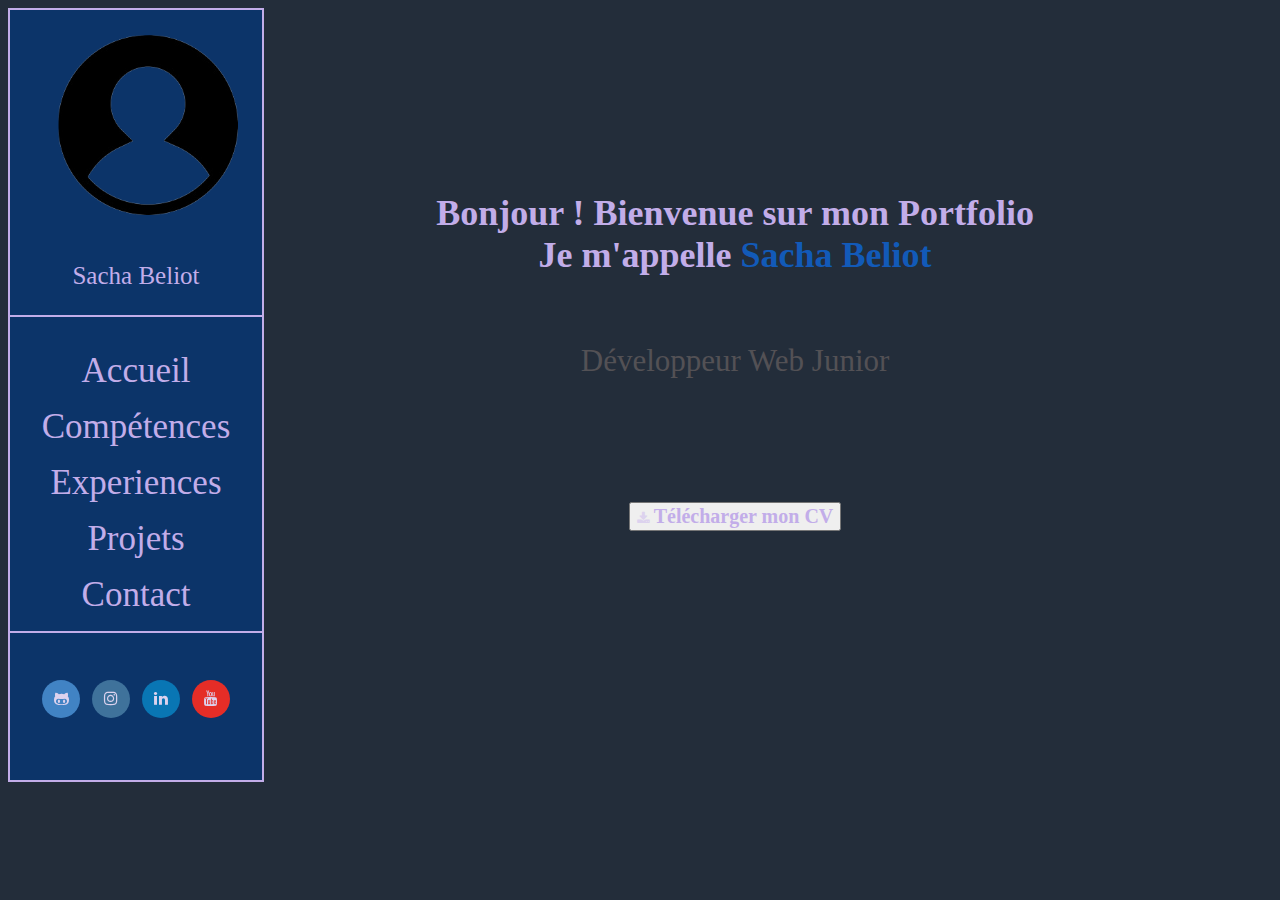
<file: index.html>
<!DOCTYPE html>

<html>
    <head>
        <meta charset="utf-8">
        <title>Mon Portfolio</title>
        <link href="https://cdn.jsdelivr.net/npm/bootstrap@5.1.3/dist/css/bootstrap.min.css" rel="stylesheet" integrity="sha384-1BmE4kWBq78iYhFldvKuhfTAU6auU8tT94WrHftjDbrCEXSU1oBoqyl2QvZ6jIW3" crossorigin="anonymous">
        <link rel="stylesheet" href="https://maxcdn.bootstrapcdn.com/font-awesome/4.7.0/css/font-awesome.min.css">
        <link rel="stylesheet" href="social.css">
        <link rel="stylesheet" href="style.css">
    </head>
    <body>

    <section>
        <div class="marge">

            <img class="pp" src="img/pp.png" alt="Photo"/><br><br>
            <p class="pp"><a class="perso" href="perso.html">Sacha Beliot</a></p>

            <div class="trait"></div>
            <br>

            <p class="liste"><a href="index.html">Accueil</a></p>
            <p class="liste"><a href="competences.html">Compétences</a></p>
            <p class="liste"><a href="experiences.html">Experiences</a></p>
            <p class="liste"><a href="projet.html">Projets</a></p>
            <p class="liste"><a href="contact.html">Contact</a></p>
            


            <footer>

                <div class="container">
                    <div class="row">
                    <br/><br/>
                    <div class="col-md-12">  
                        <a href="https://gitlab.com/Sacha-Beliot" target="_blank" class="btn-social btn-github"><i class="fa fa-github-alt"></i></a>
                        <a href="https://www.instagram.com/77_urbex/" target="_blank" class="btn-social btn-instagram"><i class="fa fa-instagram"></i></a>
                        <a href="https://www.linkedin.com/in/sacha-beliot-7a35361b5/" target="_blank" class="btn-social btn-linkedin"><i class="fa fa-linkedin"></i></a>
                        <a href="https://www.youtube.com/channel/UC6OQq-OvaAlZH42bakPh7GQ" target="_blank" class="btn-social btn-youtube"><i class="fa fa-youtube"></i></a>
                    </div>
                </div>
                </div>
    
            </footer>
            <br><br><br>
        </div>

        

        <div class="right">
            
            <p class="accueil1">
                Bonjour ! Bienvenue sur mon Portfolio <br>
                Je m'appelle <span class="identite">Sacha Beliot</span>
            </p>
            <p class="accueil2">
                Développeur Web Junior
            </p>

            <div class="cv">
                <a href="img/beliot-sacha-cv-2022.pdf" download>
                <button class="btn"><i class="fa fa-download"></i><span class="cv"> Télécharger mon CV </span></button>
                </a>
            </div>

        </div>

    </section>
    
    <script src="https://cdn.jsdelivr.net/npm/bootstrap@5.1.3/dist/js/bootstrap.bundle.min.js" integrity="sha384-ka7Sk0Gln4gmtz2MlQnikT1wXgYsOg+OMhuP+IlRH9sENBO0LRn5q+8nbTov4+1p" crossorigin="anonymous"></script>

</body>
</html>
</file>
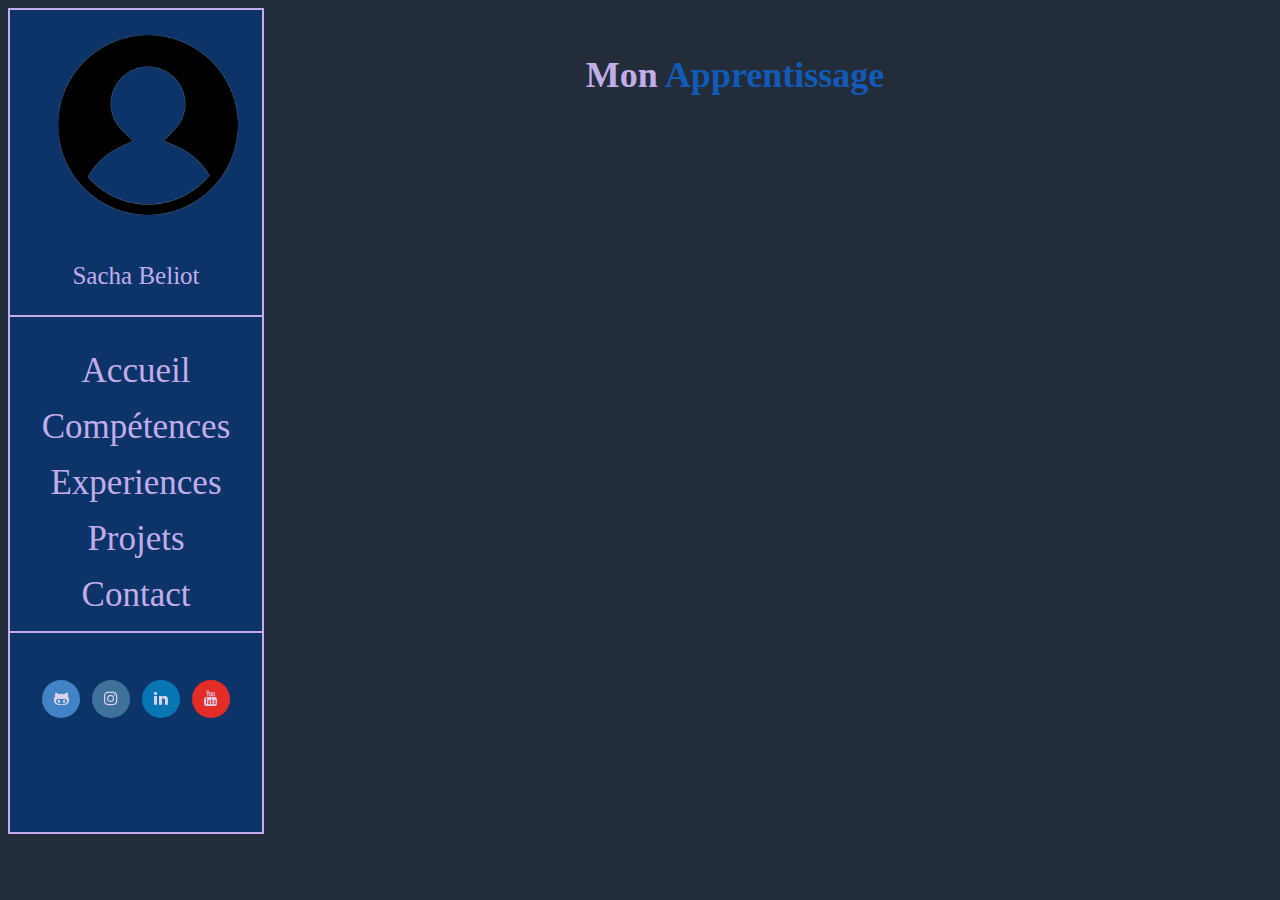
<file: apprentissage.html>
<!DOCTYPE html>

<html>
    <head>
        <meta charset="utf-8">
        <title>Mon Apprentissage</title>
        <link href="https://cdn.jsdelivr.net/npm/bootstrap@5.1.3/dist/css/bootstrap.min.css" rel="stylesheet" integrity="sha384-1BmE4kWBq78iYhFldvKuhfTAU6auU8tT94WrHftjDbrCEXSU1oBoqyl2QvZ6jIW3" crossorigin="anonymous">
        <link rel="stylesheet" href="https://maxcdn.bootstrapcdn.com/font-awesome/4.7.0/css/font-awesome.min.css">
        <link rel="stylesheet" href="social.css">
        <link rel="stylesheet" href="style.css">
    </head>
    <body>

    <section>
        <div class="marge">

            <img class="pp" src="img/pp.png" alt="Photo"/><br><br>
            <p class="pp"><a class="perso" href="perso.html">Sacha Beliot</a></p>

            <div class="trait"></div>
            <br>

            <p class="liste"><a href="index.html">Accueil</a></p>
            <p class="liste"><a href="competences.html">Compétences</a></p>
            <p class="liste"><a href="experiences.html">Experiences</a></p>
            <p class="liste"><a href="projet.html">Projets</a></p>
            <p class="liste"><a href="contact.html">Contact</a></p>
            


            <footer>

                <div class="container">
                    <div class="row">
                    <br/><br/>
                    <div class="col-md-12">  
                        <a href="https://gitlab.com/Sacha-Beliot" target="_blank" class="btn-social btn-github"><i class="fa fa-github-alt"></i></a>
                        <a href="https://www.instagram.com/77_urbex/" target="_blank" class="btn-social btn-instagram"><i class="fa fa-instagram"></i></a>
                        <a href="https://www.linkedin.com/in/sacha-beliot-7a35361b5/" target="_blank" class="btn-social btn-linkedin"><i class="fa fa-linkedin"></i></a>
                        <a href="https://www.youtube.com/channel/UC6OQq-OvaAlZH42bakPh7GQ" target="_blank" class="btn-social btn-youtube"><i class="fa fa-youtube"></i></a>
                    </div>
                </div>
                </div>
    
            </footer>
            <br><br><br>
        </div>

        

        <div class="right">
            
            <p class="accueil3">
                Mon <span class="identite">Apprentissage</span>
            </p>
            <br>

            <iframe width="560" height="315" src="https://www.youtube.com/embed/2mfwVqEnurc" title="YouTube video player" frameborder="0" allow="accelerometer; autoplay; clipboard-write; encrypted-media; gyroscope; picture-in-picture" allowfullscreen></iframe>
            <br>
            <iframe width="560" height="315" src="https://www.youtube.com/embed/9OJLxDxyNg4" title="YouTube video player" frameborder="0" allow="accelerometer; autoplay; clipboard-write; encrypted-media; gyroscope; picture-in-picture" allowfullscreen></iframe>
            <br><br>
        </div>

    </section>
    
    <script src="https://cdn.jsdelivr.net/npm/bootstrap@5.1.3/dist/js/bootstrap.bundle.min.js" integrity="sha384-ka7Sk0Gln4gmtz2MlQnikT1wXgYsOg+OMhuP+IlRH9sENBO0LRn5q+8nbTov4+1p" crossorigin="anonymous"></script>

</body>
</html>
</file>
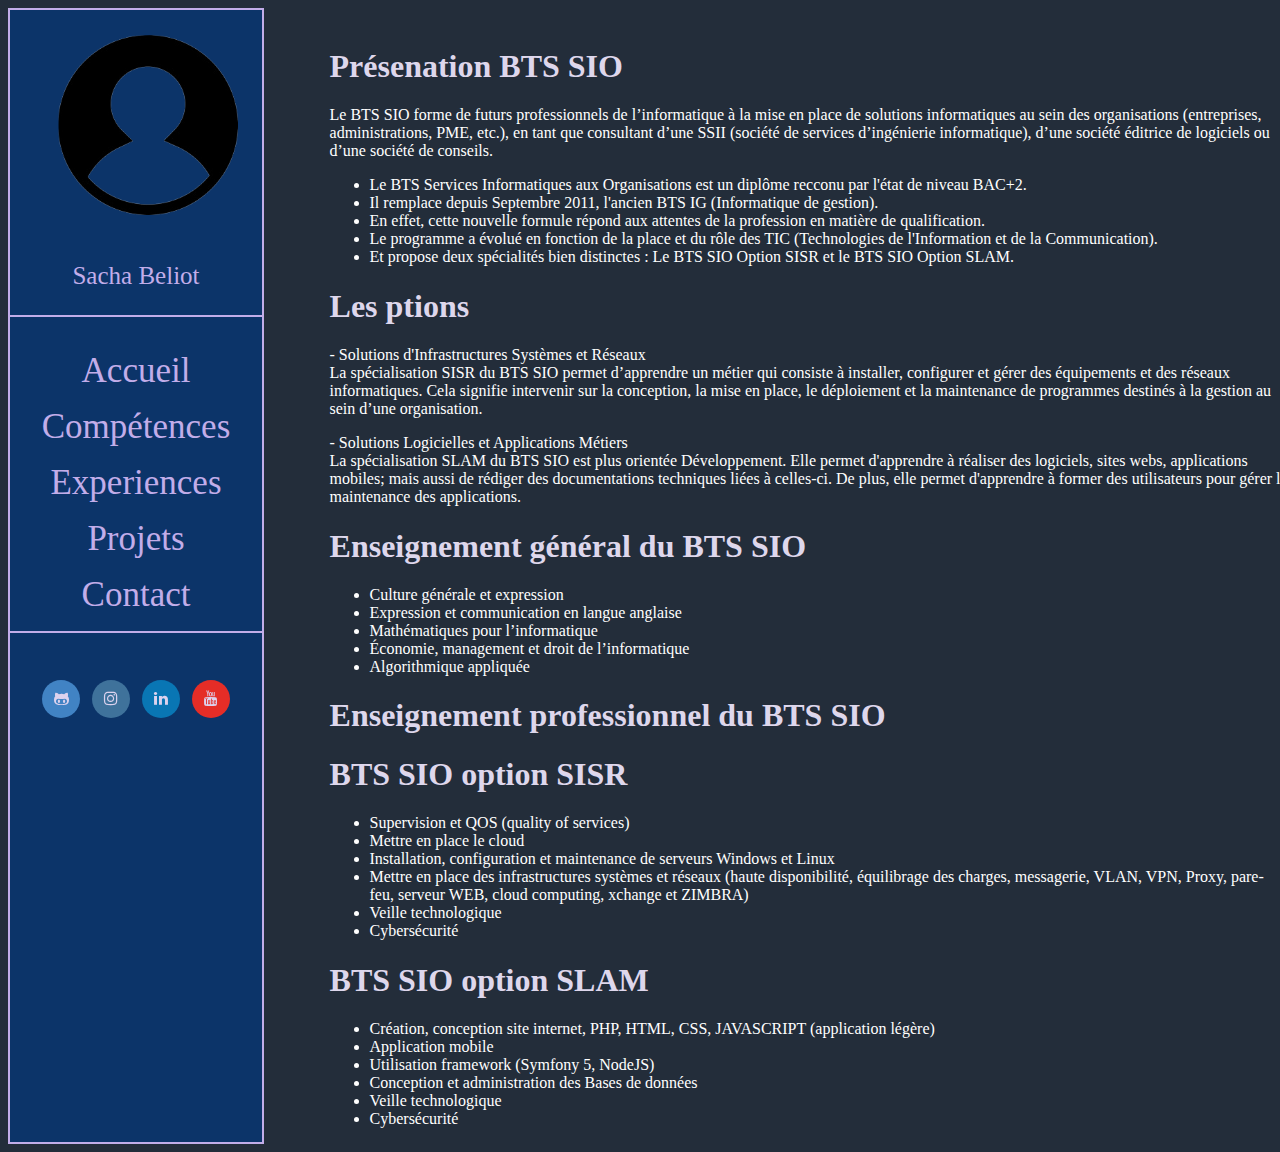
<file: btssio.html>
<!DOCTYPE html>

<html>
    <head>
        <meta charset="utf-8">
        <title>BTS SIO</title>
        <link href="https://cdn.jsdelivr.net/npm/bootstrap@5.1.3/dist/css/bootstrap.min.css" rel="stylesheet" integrity="sha384-1BmE4kWBq78iYhFldvKuhfTAU6auU8tT94WrHftjDbrCEXSU1oBoqyl2QvZ6jIW3" crossorigin="anonymous">
        <link rel="stylesheet" href="https://maxcdn.bootstrapcdn.com/font-awesome/4.7.0/css/font-awesome.min.css">
        <link rel="stylesheet" href="social.css">
        <link rel="stylesheet" href="style.css">
    </head>
    <body>

    <section>
        <div class="marge">

            <img class="pp" src="img/pp.png" alt="Photo"/><br><br>
            <p class="pp"><a class="perso" href="perso.html">Sacha Beliot</a></p>

            <div class="trait"></div>
            <br>

            <p class="liste"><a href="index.html">Accueil</a></p>
            <p class="liste"><a href="competences.html">Compétences</a></p>
            <p class="liste"><a href="experiences.html">Experiences</a></p>
            <p class="liste"><a href="projet.html">Projets</a></p>
            <p class="liste"><a href="contact.html">Contact</a></p>
            


            <footer>

                <div class="container">
                    <div class="row">
                    <br/><br/>
                    <div class="col-md-12">  
                        <a href="https://gitlab.com/Sacha-Beliot" target="_blank" class="btn-social btn-github"><i class="fa fa-github-alt"></i></a>
                        <a href="https://www.instagram.com/77_urbex/" target="_blank" class="btn-social btn-instagram"><i class="fa fa-instagram"></i></a>
                        <a href="https://www.linkedin.com/in/sacha-beliot-7a35361b5/" target="_blank" class="btn-social btn-linkedin"><i class="fa fa-linkedin"></i></a>
                        <a href="https://www.youtube.com/channel/UC6OQq-OvaAlZH42bakPh7GQ" target="_blank" class="btn-social btn-youtube"><i class="fa fa-youtube"></i></a>
                    </div>
                </div>
                </div>
    
            </footer>
            <br><br><br>
        </div>

        

        <div class="right">

            <div class="btssio">

                <h1 class="h1btssio">Présenation BTS SIO</h1>

                <p>Le BTS SIO forme de futurs professionnels de l’informatique à la mise en place de solutions informatiques au sein des organisations (entreprises, administrations, PME, etc.), en tant que consultant d’une SSII (société de services d’ingénierie informatique), d’une société éditrice de logiciels ou d’une société de conseils.</p>

                <ul>
                    <li>Le BTS Services Informatiques aux Organisations est un diplôme recconu par l'état de niveau BAC+2.</li>
                    <li>Il remplace depuis Septembre 2011, l'ancien BTS IG (Informatique de gestion).</li>
                    <li>En effet, cette nouvelle formule répond aux attentes de la profession en matière de qualification.</li>
                    <li>Le programme a évolué en fonction de la place et du rôle des TIC (Technologies de l'Information et de la Communication).</li>
                    <li>Et propose deux spécialités bien distinctes : Le BTS SIO Option SISR et le BTS SIO Option SLAM.</li>
                </ul>

                <h1 class="h1btssio">Les ptions</h1>

                <p>- Solutions d'Infrastructures Systèmes et Réseaux<br>
                La spécialisation SISR du BTS SIO permet d’apprendre un métier qui consiste à installer, configurer et gérer des équipements et des réseaux informatiques. Cela signifie intervenir sur la conception, la mise en place, le déploiement et la maintenance de programmes destinés à la gestion au sein d’une organisation.</p>

                <p>- Solutions Logicielles et Applications Métiers<br>
                La spécialisation SLAM du BTS SIO est plus orientée Développement. Elle permet d'apprendre à réaliser des logiciels, sites webs, applications mobiles; mais aussi de rédiger des documentations techniques liées à celles-ci. De plus, elle permet d'apprendre à former des utilisateurs pour gérer la maintenance des applications.</p>
        
                <h1 class="h1btssio">Enseignement général du BTS SIO</h1>

                <ul>
                    <li>Culture générale et expression</li>
                    <li>Expression et communication en langue anglaise</li>
                    <li>Mathématiques pour l’informatique</li>
                    <li>Économie, management et droit de l’informatique</li>
                    <li>Algorithmique appliquée</li>
                </ul>    

                <h1 class="h1btssio">Enseignement professionnel du BTS SIO</h1>

                <h1 class="h1btssio">BTS SIO option SISR</h1>

                <ul>
                    <li>Supervision et QOS (quality of services)</li>
                    <li>Mettre en place le cloud</li>
                    <li>Installation, configuration et maintenance de serveurs Windows et Linux</li>
                    <li>Mettre en place des infrastructures systèmes et réseaux (haute disponibilité, équilibrage des charges, messagerie, VLAN, VPN, Proxy, pare-feu, serveur WEB, cloud computing, xchange et ZIMBRA)</li>
                    <li>Veille technologique</li>
                    <li>Cybersécurité</li>
                </ul>

                <h1 class="h1btssio">BTS SIO option SLAM</h1>

                <ul>
                    <li>Création, conception site internet, PHP, HTML, CSS, JAVASCRIPT (application légère)</li>
                    <li>Application mobile</li>
                    <li>Utilisation framework (Symfony 5, NodeJS)</li>
                    <li>Conception et administration des Bases de données</li>
                    <li>Veille technologique</li>
                    <li>Cybersécurité</li>
                </ul>

            </div>

        </div>

    </section>
    
    <script src="https://cdn.jsdelivr.net/npm/bootstrap@5.1.3/dist/js/bootstrap.bundle.min.js" integrity="sha384-ka7Sk0Gln4gmtz2MlQnikT1wXgYsOg+OMhuP+IlRH9sENBO0LRn5q+8nbTov4+1p" crossorigin="anonymous"></script>

</body>
</html>
</file>
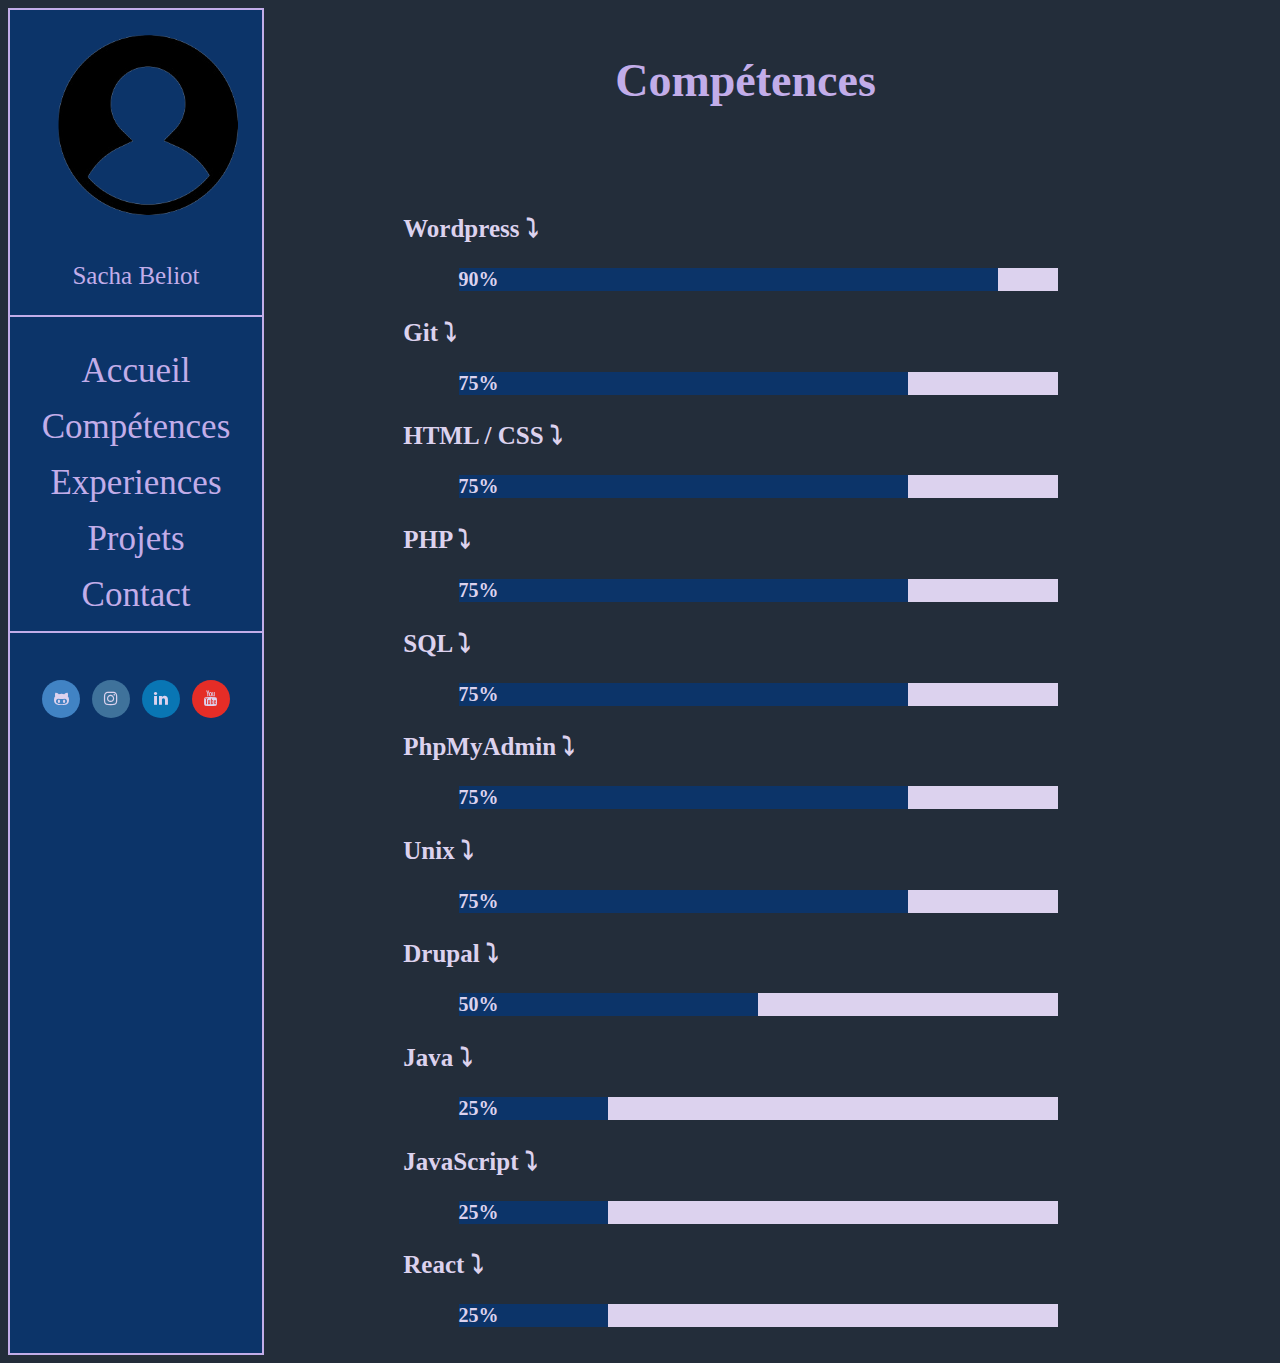
<file: competences.html>
<!DOCTYPE html>

<html>
    <head>
        <meta charset="utf-8">
        <title>Mes Compétences</title>
        <link href="https://cdn.jsdelivr.net/npm/bootstrap@5.1.3/dist/css/bootstrap.min.css" rel="stylesheet" integrity="sha384-1BmE4kWBq78iYhFldvKuhfTAU6auU8tT94WrHftjDbrCEXSU1oBoqyl2QvZ6jIW3" crossorigin="anonymous">
        <link rel="stylesheet" href="https://maxcdn.bootstrapcdn.com/font-awesome/4.7.0/css/font-awesome.min.css">
        <link rel="stylesheet" href="social.css">
        <link rel="stylesheet" href="style.css">
    </head>
    <body>

        <section>
        <div class="marge">

            <img class="pp" src="img/pp.png" alt="Photo"/><br><br>
            <p class="pp"><a class="perso" href="perso.html">Sacha Beliot</a></p>

            <div class="trait"></div>
            <br>

            <p class="liste"><a href="index.html">Accueil</a></p>
            <p class="liste"><a href="competences.html">Compétences</a></p>
            <p class="liste"><a href="experiences.html">Experiences</a></p>
            <p class="liste"><a href="projet.html">Projets</a></p>
            <p class="liste"><a href="contact.html">Contact</a></p>
            


            <footer>

                <div class="container">
                    <div class="row">
                    <br/><br/>
                    <div class="col-md-12">  
                        <a href="https://gitlab.com/Sacha-Beliot" target="_blank" class="btn-social btn-github"><i class="fa fa-github-alt"></i></a>
                        <a href="https://www.instagram.com/77_urbex/" target="_blank" class="btn-social btn-instagram"><i class="fa fa-instagram"></i></a>
                        <a href="https://www.linkedin.com/in/sacha-beliot-7a35361b5/" target="_blank" class="btn-social btn-linkedin"><i class="fa fa-linkedin"></i></a>
                        <a href="https://www.youtube.com/channel/UC6OQq-OvaAlZH42bakPh7GQ" target="_blank" class="btn-social btn-youtube"><i class="fa fa-youtube"></i></a>
                    </div>
                </div>
                </div>
    
            </footer>
            <br><br><br>
        </div>



        <div class="right">

            <p class="titre">Compétences</p>
        
            <div class="bar">
            <p class="code">Wordpress &#x2935;</p>
            <div class="progress">
                <div class="progress-bar progress-bar-striped progress-bar-animated" role="progressbar" aria-valuenow="90" aria-valuemin="0" aria-valuemax="100" style="width:90%">90%</div>
            </div>
            <p class="code">Git &#x2935;</p>
            <div class="progress">
                <div class="progress-bar progress-bar-striped progress-bar-animated" role="progressbar" aria-valuenow="75" aria-valuemin="0" aria-valuemax="100" style="width: 75%">75%</div>
            </div>
            <p class="code">HTML / CSS 	&#x2935;</p>
            <div class="progress">
                <div class="progress-bar progress-bar-striped progress-bar-animated" role="progressbar" aria-valuenow="75" aria-valuemin="0" aria-valuemax="100" style="width: 75%">75%</div>
            </div>
            <p class="code">PHP &#x2935;</p>
            <div class="progress">
                <div class="progress-bar progress-bar-striped progress-bar-animated" role="progressbar" aria-valuenow="75" aria-valuemin="0" aria-valuemax="100" style="width: 75%">75%</div>
            </div>
            <p class="code">SQL &#x2935;</p>
            <div class="progress">
                <div class="progress-bar progress-bar-striped progress-bar-animated" role="progressbar" aria-valuenow="75" aria-valuemin="0" aria-valuemax="100" style="width: 75%">75%</div>
            </div>
            <p class="code">PhpMyAdmin &#x2935;</p>
            <div class="progress">
                <div class="progress-bar progress-bar-striped progress-bar-animated" role="progressbar" aria-valuenow="75" aria-valuemin="0" aria-valuemax="100" style="width: 75%">75%</div>
            </div>
            <p class="code">Unix &#x2935;</p>
            <div class="progress">
                <div class="progress-bar progress-bar-striped progress-bar-animated" role="progressbar" aria-valuenow="75" aria-valuemin="0" aria-valuemax="100" style="width: 75%">75%</div>
            </div>
            <p class="code">Drupal &#x2935;</p>
            <div class="progress">
                <div class="progress-bar progress-bar-striped progress-bar-animated" role="progressbar" aria-valuenow="50" aria-valuemin="0" aria-valuemax="100" style="width: 50%">50%</div>
            </div>
            <p class="code">Java &#x2935;</p>
            <div class="progress">
                <div class="progress-bar progress-bar-striped progress-bar-animated" role="progressbar" aria-valuenow="25" aria-valuemin="0" aria-valuemax="100" style="width: 25%">25%</div>
            </div>
            <p class="code">JavaScript &#x2935;</p>
            <div class="progress">
                <div class="progress-bar progress-bar-striped progress-bar-animated" role="progressbar" aria-valuenow="25" aria-valuemin="0" aria-valuemax="100" style="width: 25%">25%</div>
            </div>
            <p class="code">React &#x2935;</p>
            <div class="progress">
                <div class="progress-bar progress-bar-striped progress-bar-animated" role="progressbar" aria-valuenow="25" aria-valuemin="0" aria-valuemax="100" style="width: 25%">25%</div>
            </div>
            </div>

        </div>

        </section>

        <script src="https://cdn.jsdelivr.net/npm/bootstrap@5.1.3/dist/js/bootstrap.bundle.min.js" integrity="sha384-ka7Sk0Gln4gmtz2MlQnikT1wXgYsOg+OMhuP+IlRH9sENBO0LRn5q+8nbTov4+1p" crossorigin="anonymous"></script>

    </body>
    </html>
</file>
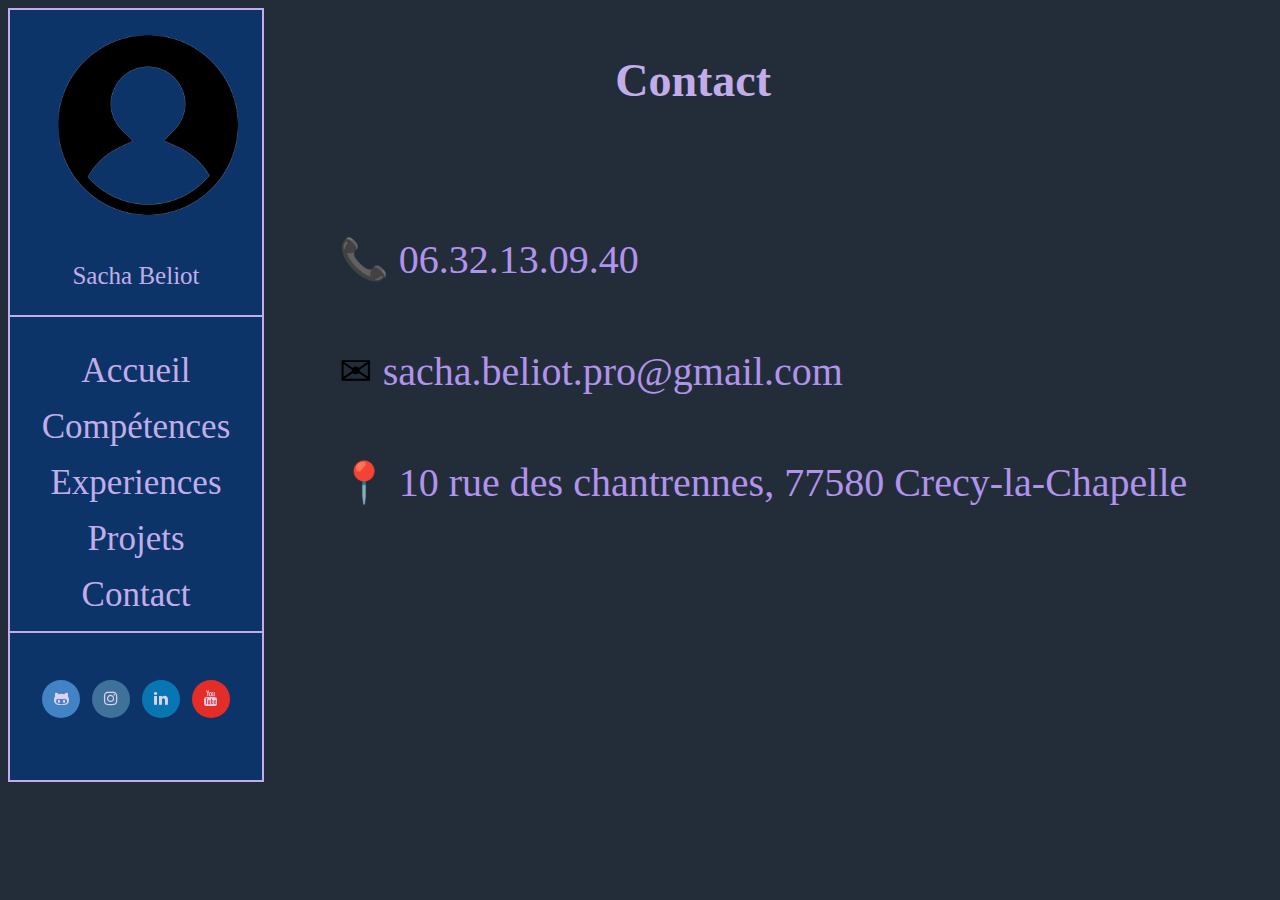
<file: contact.html>
<!DOCTYPE html>

<html>
    <head>
        <meta charset="utf-8">
        <title>Contact</title>
        <link href="https://cdn.jsdelivr.net/npm/bootstrap@5.1.3/dist/css/bootstrap.min.css" rel="stylesheet" integrity="sha384-1BmE4kWBq78iYhFldvKuhfTAU6auU8tT94WrHftjDbrCEXSU1oBoqyl2QvZ6jIW3" crossorigin="anonymous">
        <link rel="stylesheet" href="https://maxcdn.bootstrapcdn.com/font-awesome/4.7.0/css/font-awesome.min.css">
        <link rel="stylesheet" href="social.css">
        <link rel="stylesheet" href="style.css">
    </head>
    <body>

    <section>
        <div class="marge">

            <img class="pp" src="img/pp.png" alt="Photo"/><br><br>
            <p class="pp"><a class="perso" href="perso.html">Sacha Beliot</a></p>

            <div class="trait"></div>
            <br>

            <p class="liste"><a href="index.html">Accueil</a></p>
            <p class="liste"><a href="competences.html">Compétences</a></p>
            <p class="liste"><a href="experiences.html">Experiences</a></p>
            <p class="liste"><a href="projet.html">Projets</a></p>
            <p class="liste"><a href="contact.html">Contact</a></p>
            


            <footer>

                <div class="container">
                    <div class="row">
                    <br/><br/>
                    <div class="col-md-12">  
                        <a href="https://gitlab.com/Sacha-Beliot" target="_blank" class="btn-social btn-github"><i class="fa fa-github-alt"></i></a>
                        <a href="https://www.instagram.com/77_urbex/" target="_blank" class="btn-social btn-instagram"><i class="fa fa-instagram"></i></a>
                        <a href="https://www.linkedin.com/in/sacha-beliot-7a35361b5/" target="_blank" class="btn-social btn-linkedin"><i class="fa fa-linkedin"></i></a>
                        <a href="https://www.youtube.com/channel/UC6OQq-OvaAlZH42bakPh7GQ" target="_blank" class="btn-social btn-youtube"><i class="fa fa-youtube"></i></a>
                    </div>
                </div>
                </div>
    
            </footer>
            <br><br><br>
        </div>

        

        <div class="right">

            <p class="titre">Contact</p>

            <div class="contactemot1">
                &#128222; 06.32.13.09.40
            </div>
                
            <div class="contactemot2">
                &#9993; <span class="spancontactmot2">sacha.beliot.pro@gmail.com</span>
            </div>
                
            <div class="contactemot3">
                &#128205; 10 rue des chantrennes, 77580 Crecy-la-Chapelle
            </div>

        </div>

    </section>
    
    <script src="https://cdn.jsdelivr.net/npm/bootstrap@5.1.3/dist/js/bootstrap.bundle.min.js" integrity="sha384-ka7Sk0Gln4gmtz2MlQnikT1wXgYsOg+OMhuP+IlRH9sENBO0LRn5q+8nbTov4+1p" crossorigin="anonymous"></script>

</body>
</html>
</file>
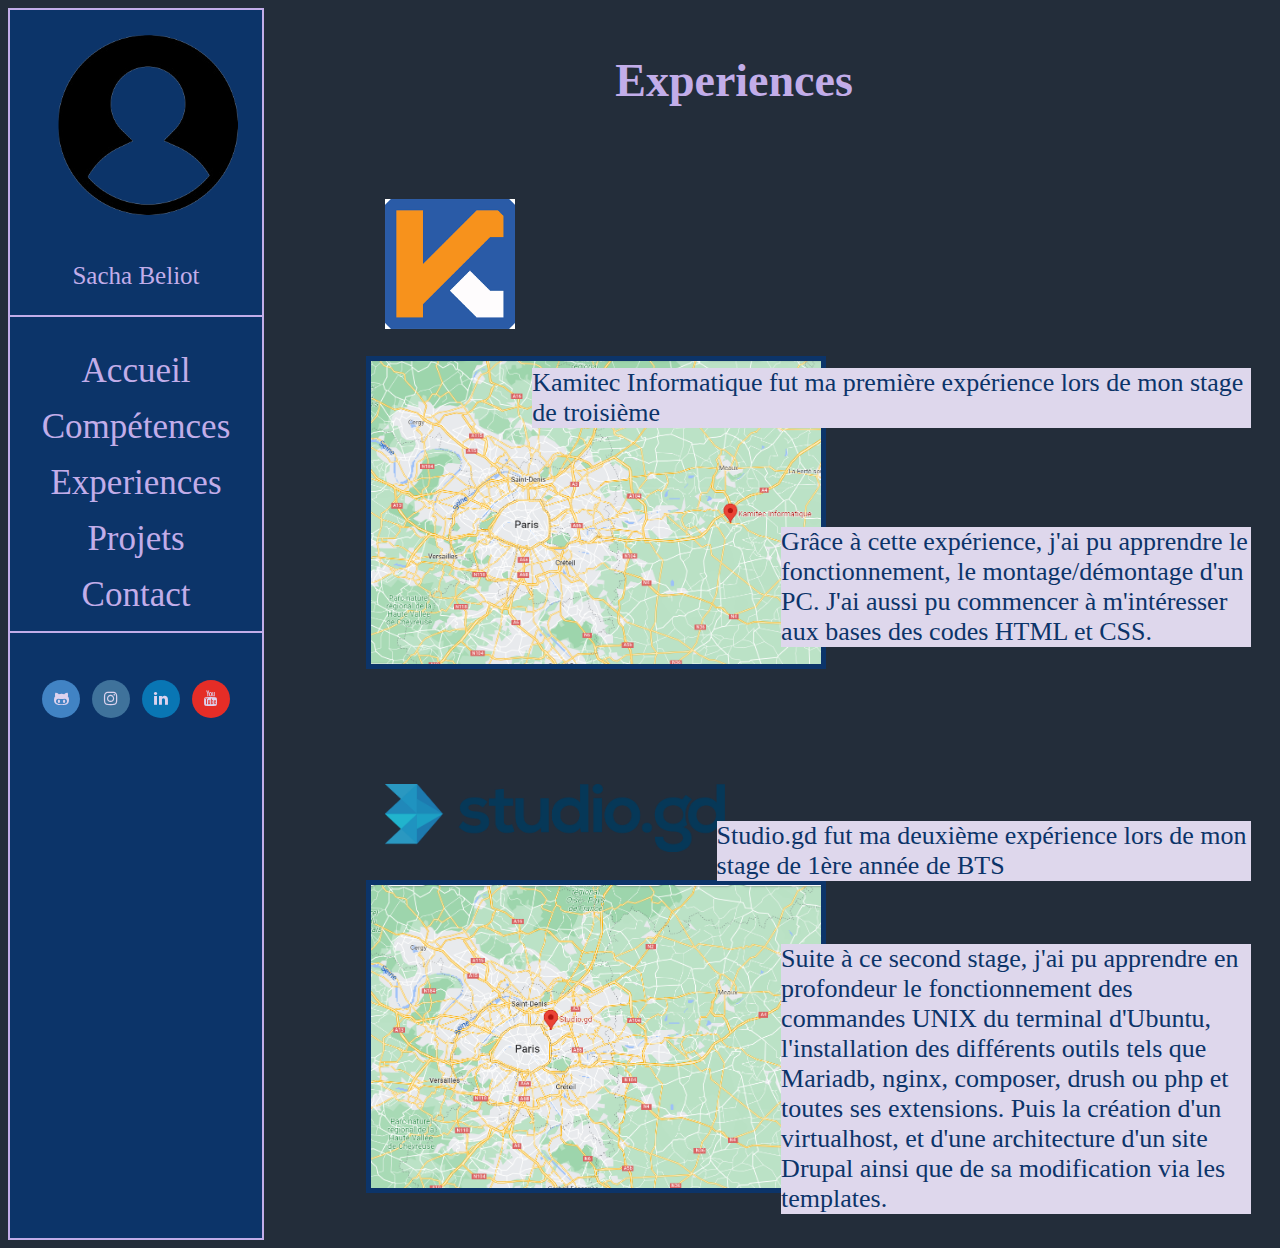
<file: experiences.html>
<!DOCTYPE html>

<html>
    <head>
        <meta charset="utf-8">
        <title>Mes Expériences</title>
        <link href="https://cdn.jsdelivr.net/npm/bootstrap@5.1.3/dist/css/bootstrap.min.css" rel="stylesheet" integrity="sha384-1BmE4kWBq78iYhFldvKuhfTAU6auU8tT94WrHftjDbrCEXSU1oBoqyl2QvZ6jIW3" crossorigin="anonymous">
        <link rel="stylesheet" href="https://maxcdn.bootstrapcdn.com/font-awesome/4.7.0/css/font-awesome.min.css">
        <link rel="stylesheet" href="social.css">
        <link rel="stylesheet" href="style.css">
    </head>
    <body>

    <section>
        <div class="marge">

            <img class="pp" src="img/pp.png" alt="Photo"/><br><br>
            <p class="pp"><a class="perso" href="perso.html">Sacha Beliot</a></p>

            <div class="trait"></div>
            <br>
            
            <p class="liste"><a href="index.html">Accueil</a></p>
            <p class="liste"><a href="competences.html">Compétences</a></p>
            <p class="liste"><a href="experiences.html">Experiences</a></p>
            <p class="liste"><a href="projet.html">Projets</a></p>
            <p class="liste"><a href="contact.html">Contact</a></p>
            


            <footer>

                <div class="container">
                    <div class="row">
                    <br/><br/>
                    <div class="col-md-12">  
                        <a href="https://gitlab.com/Sacha-Beliot" target="_blank" class="btn-social btn-github"><i class="fa fa-github-alt"></i></a>
                        <a href="https://www.instagram.com/77_urbex/" target="_blank" class="btn-social btn-instagram"><i class="fa fa-instagram"></i></a>
                        <a href="https://www.linkedin.com/in/sacha-beliot-7a35361b5/" target="_blank" class="btn-social btn-linkedin"><i class="fa fa-linkedin"></i></a>
                        <a href="https://www.youtube.com/channel/UC6OQq-OvaAlZH42bakPh7GQ" target="_blank" class="btn-social btn-youtube"><i class="fa fa-youtube"></i></a>
                    </div>
                </div>
                </div>
            
            </footer>
            <br><br><br>
        </div>

        

        <div class="right">
            <p class="titre">Experiences</p>

            <div class="xpright1">
                <img class="imgkamitec" src="img/kamitec.png" alt="Logo de Kamitec Informatique"/>
                <a class="ancrecarte" href="https://www.google.fr/maps/place/Kamitec+Informatique/@48.8564345,2.3956179,9.97z/data=!4m5!3m4!1s0x47e8a6146465a4fd:0x6ebdd39917723631!8m2!3d48.8605296!4d2.8932048">
                <img class="imgcartekamitec" src="img/posekamitec.png" alt="Localisation de Kamitec Informatique"/></a>

                <img class="imgstudiogd" src="img/studiogd.png" alt="Logo de Studio.gd"/>
                <a class="ancrecarte" href="https://www.google.fr/maps/place/Studio.gd/@48.8454579,2.2911166,9.92z/data=!4m5!3m4!1s0x47e611191cbc7d4d:0xe641243d2adeb6aa!8m2!3d48.8933364!4d2.4150997">
                <img class="imgcartestudiogd" src="img/posestudiogd.png" alt="Localisation de Studio.gd"/></a>
            </div>

            <div class="xpright2">
                <p class="pkamitec">Kamitec Informatique fut ma première expérience lors de mon stage de troisième</p>
                <p class="detailkamitec">Grâce à cette expérience, j'ai pu apprendre le fonctionnement, le montage/démontage d'un PC. J'ai aussi pu commencer à m'intéresser aux bases des codes HTML et CSS.</p>

                <p class="pstudiogd">Studio.gd fut ma deuxième expérience lors de mon stage de 1ère année de BTS</p>
                <p class="detailstudiogd">Suite à ce second stage, j'ai pu apprendre en profondeur le fonctionnement des commandes UNIX du terminal d'Ubuntu, l'installation des différents outils tels que Mariadb, nginx, composer, drush ou php et toutes ses extensions. Puis la création d'un virtualhost, et d'une architecture d'un site Drupal ainsi que de sa modification via les templates.</p>
            </div>

        </div>

    </section>
    
    <script src="https://cdn.jsdelivr.net/npm/bootstrap@5.1.3/dist/js/bootstrap.bundle.min.js" integrity="sha384-ka7Sk0Gln4gmtz2MlQnikT1wXgYsOg+OMhuP+IlRH9sENBO0LRn5q+8nbTov4+1p" crossorigin="anonymous"></script>

</body>
</html>
</file>
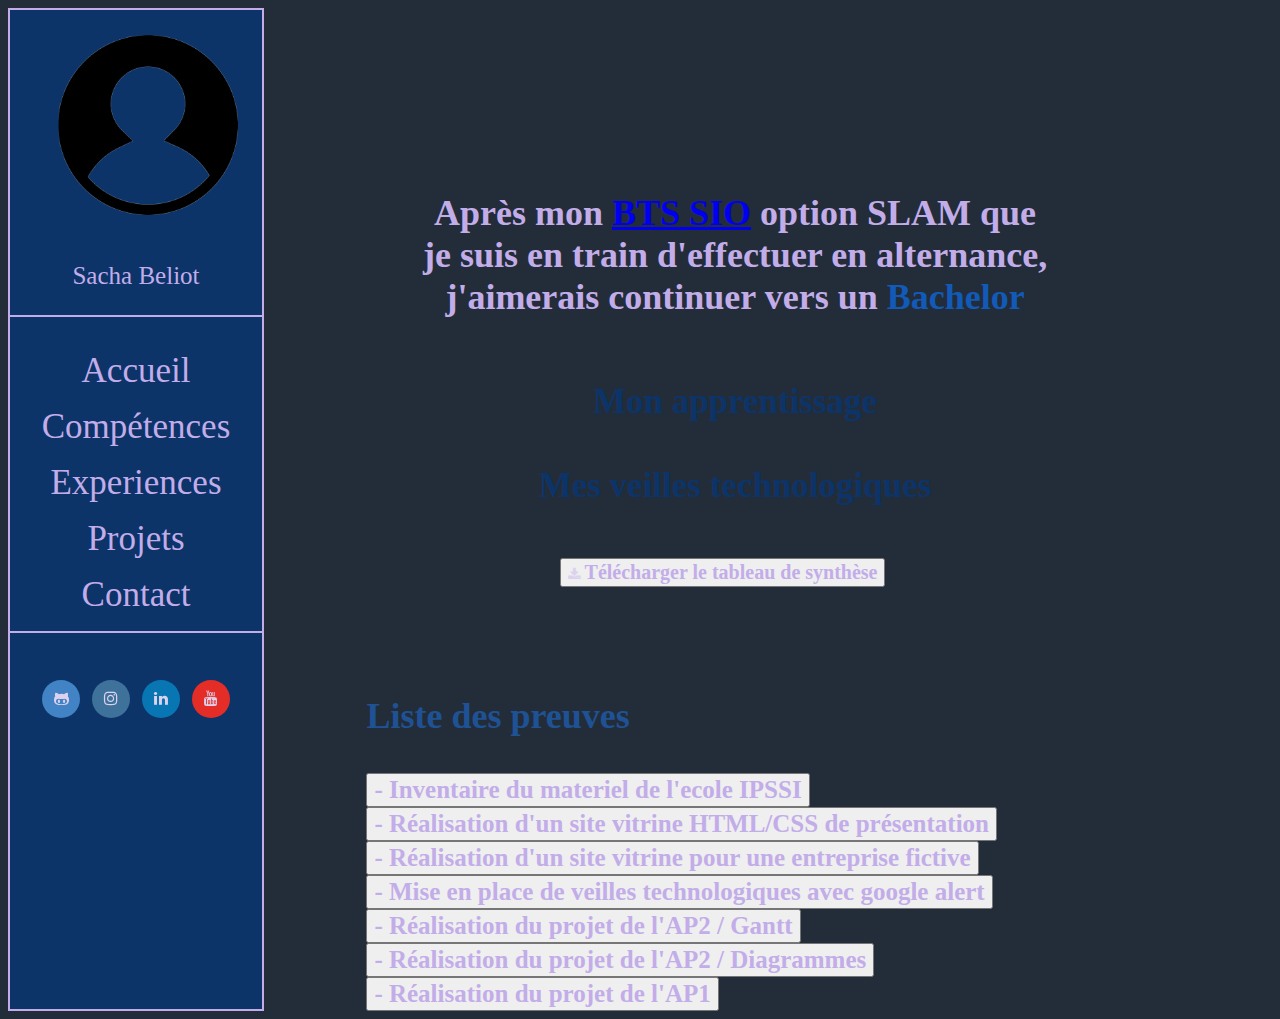
<file: perso.html>
<!DOCTYPE html>

<html>
    <head>
        <meta charset="utf-8">
        <title>Perso</title>
        <link href="https://cdn.jsdelivr.net/npm/bootstrap@5.1.3/dist/css/bootstrap.min.css" rel="stylesheet" integrity="sha384-1BmE4kWBq78iYhFldvKuhfTAU6auU8tT94WrHftjDbrCEXSU1oBoqyl2QvZ6jIW3" crossorigin="anonymous">
        <link rel="stylesheet" href="https://maxcdn.bootstrapcdn.com/font-awesome/4.7.0/css/font-awesome.min.css">
        <link rel="stylesheet" href="social.css">
        <link rel="stylesheet" href="style.css">
    </head>
    <body>

    <section>
        <div class="marge">

            <img class="pp" src="img/pp.png" alt="Photo"/><br><br>
            <p class="pp"><a class="perso" href="perso.html">Sacha Beliot</a></p>

            <div class="trait"></div>
            <br>

            <p class="liste"><a href="index.html">Accueil</a></p>
            <p class="liste"><a href="competences.html">Compétences</a></p>
            <p class="liste"><a href="experiences.html">Experiences</a></p>
            <p class="liste"><a href="projet.html">Projets</a></p>
            <p class="liste"><a href="contact.html">Contact</a></p>
            


            <footer>

                <div class="container">
                    <div class="row">
                    <br/><br/>
                    <div class="col-md-12">  
                        <a href="https://gitlab.com/Sacha-Beliot" target="_blank" class="btn-social btn-github"><i class="fa fa-github-alt"></i></a>
                        <a href="https://www.instagram.com/77_urbex/" target="_blank" class="btn-social btn-instagram"><i class="fa fa-instagram"></i></a>
                        <a href="https://www.linkedin.com/in/sacha-beliot-7a35361b5/" target="_blank" class="btn-social btn-linkedin"><i class="fa fa-linkedin"></i></a>
                        <a href="https://www.youtube.com/channel/UC6OQq-OvaAlZH42bakPh7GQ" target="_blank" class="btn-social btn-youtube"><i class="fa fa-youtube"></i></a>
                    </div>
                </div>
                </div>
    
            </footer>
            <br><br><br>
        </div>

        

        <div class="right">
            
            <p class="accueil1">
                Après mon <a href="btssio.html"> BTS SIO</a> option SLAM que <br>je suis en train d'effectuer en alternance, <br>
                j'aimerais continuer vers un <span class="identite">Bachelor</span>
            </p>

            
                <p class="apprentissage"><a href="apprentissage.html">Mon apprentissage</a></p>

                <p class="apprentissage"><a href="veilles.html">Mes veilles technologiques</a></p>


            <div class="sy">
                <a href="img/tableau-synthese.pdf" download>
                <button class="btn"><i class="fa fa-download"></i><span class="sy"> Télécharger le tableau de synthèse</span></button>
                </a>
            </div>

            <br><br><br><br>

            <p class="perso">Liste des preuves</p>

            <a href="img/preuve1.pdf" download>
                <button class="btn"><span class="by"> - Inventaire du materiel de l'ecole IPSSI</span></button>
            </a>

            <a href="img/preuve2.pdf" download>
                <button class="btn"><span class="by"> - Réalisation d'un site vitrine HTML/CSS de présentation</span></button>
            </a>
            
            <a href="img/preuve3.pdf" download>
                <button class="btn"><span class="by"> - Réalisation d'un site vitrine pour une entreprise fictive</span></button>
            </a>

            <a href="img/preuve4.pdf" download>
                <button class="btn"><span class="by"> - Mise en place de veilles technologiques avec google alert</span></button>
            </a>

            <a href="img/preuve5.pdf" download>
                <button class="btn"><span class="by"> - Réalisation du projet de l'AP2 / Gantt</span></button>
            </a>

            <a href="img/preuve6.pdf" download>
                <button class="btn"><span class="by"> - Réalisation du projet de l'AP2 / Diagrammes</span></button>
            </a>

            <a href="img/preuve7.pdf" download>
                <button class="btn"><span class="by"> - Réalisation du projet de l'AP1</span></button>
            </a>


        </div>

    </section>
    
    <script src="https://cdn.jsdelivr.net/npm/bootstrap@5.1.3/dist/js/bootstrap.bundle.min.js" integrity="sha384-ka7Sk0Gln4gmtz2MlQnikT1wXgYsOg+OMhuP+IlRH9sENBO0LRn5q+8nbTov4+1p" crossorigin="anonymous"></script>

</body>
</html>
</file>
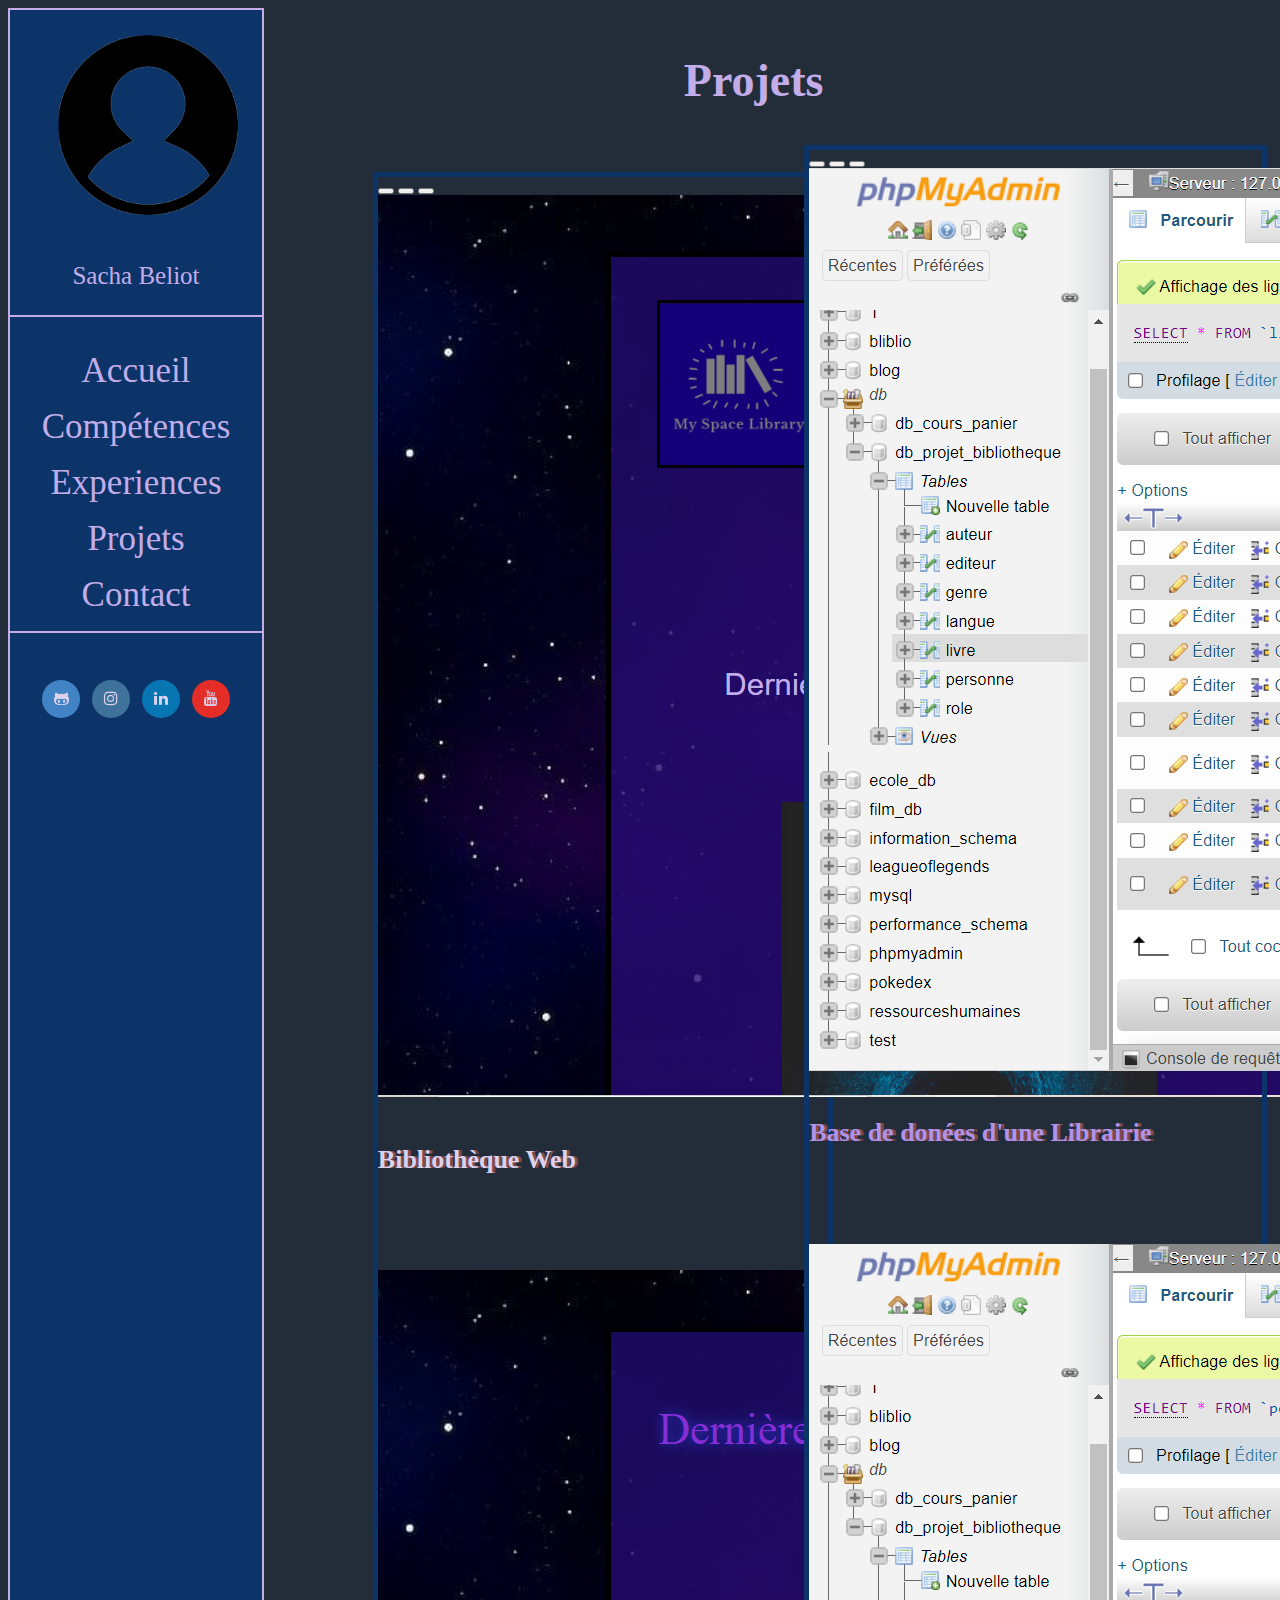
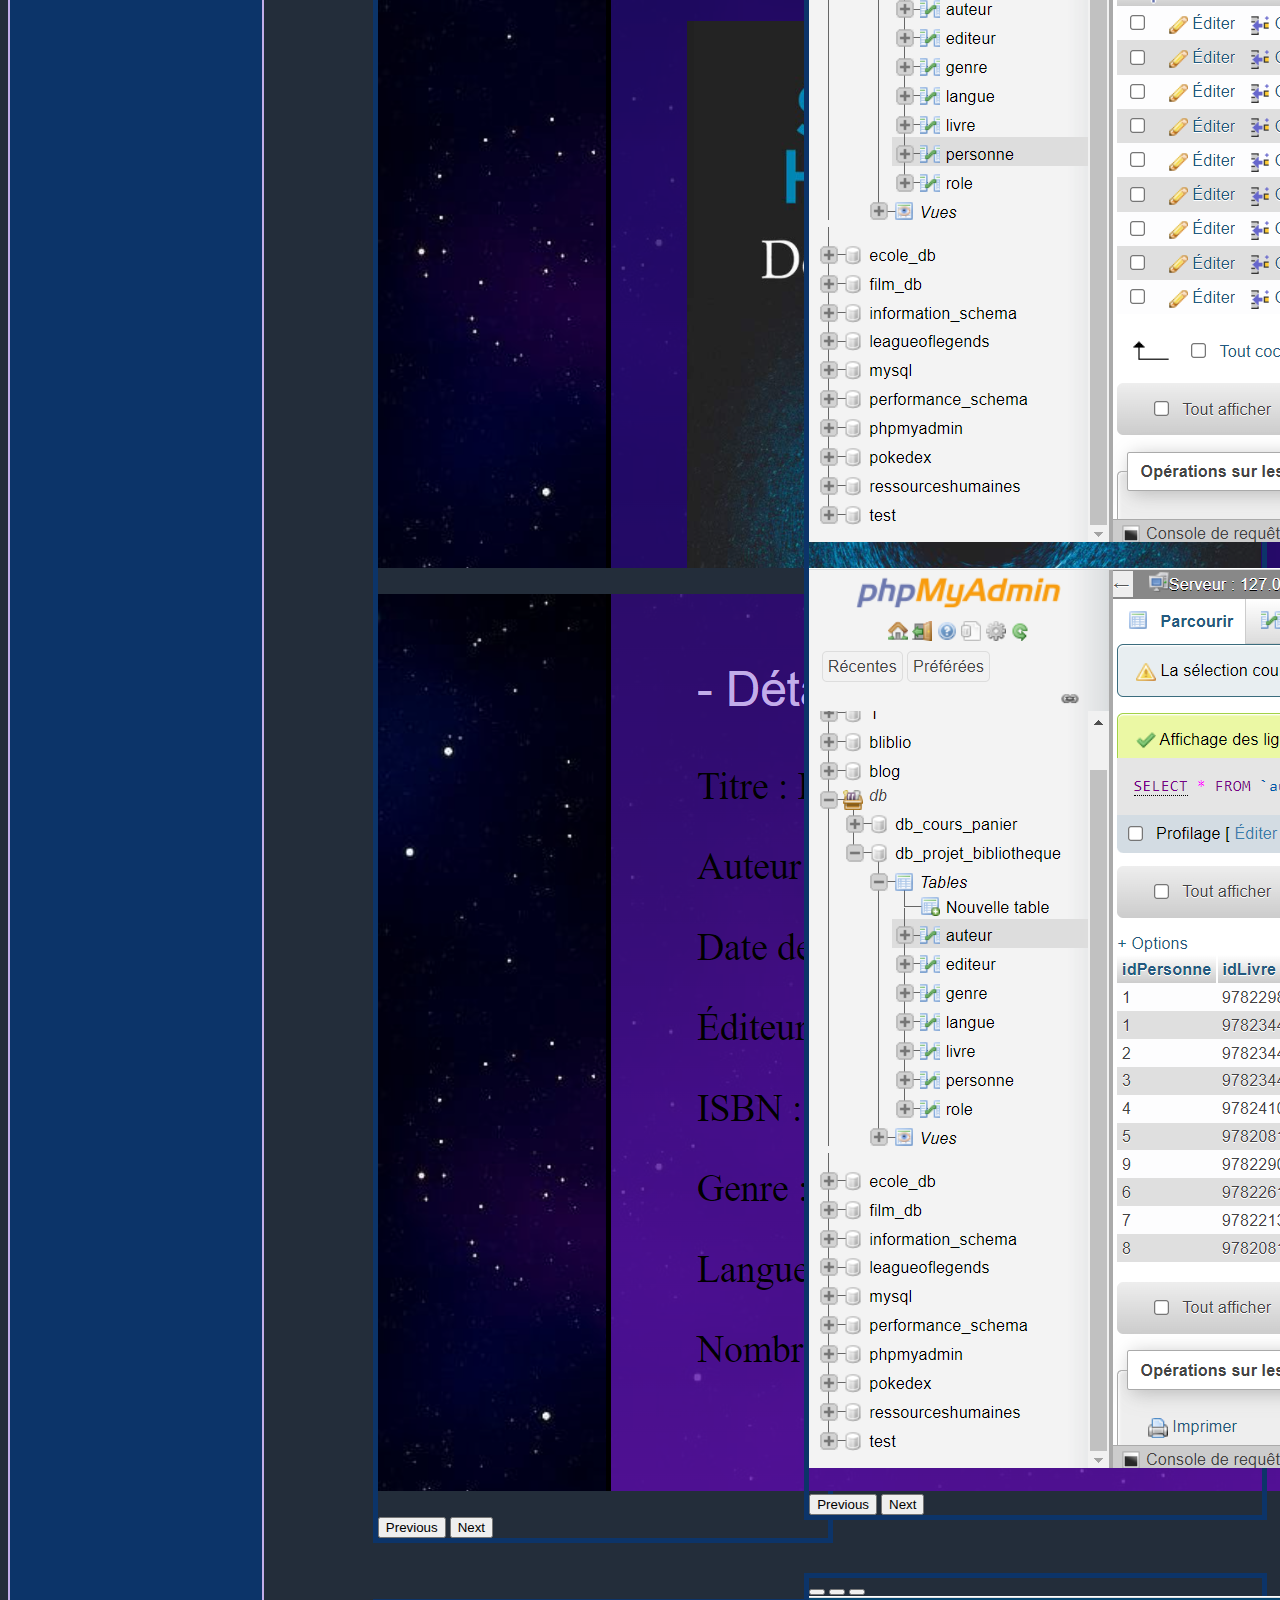
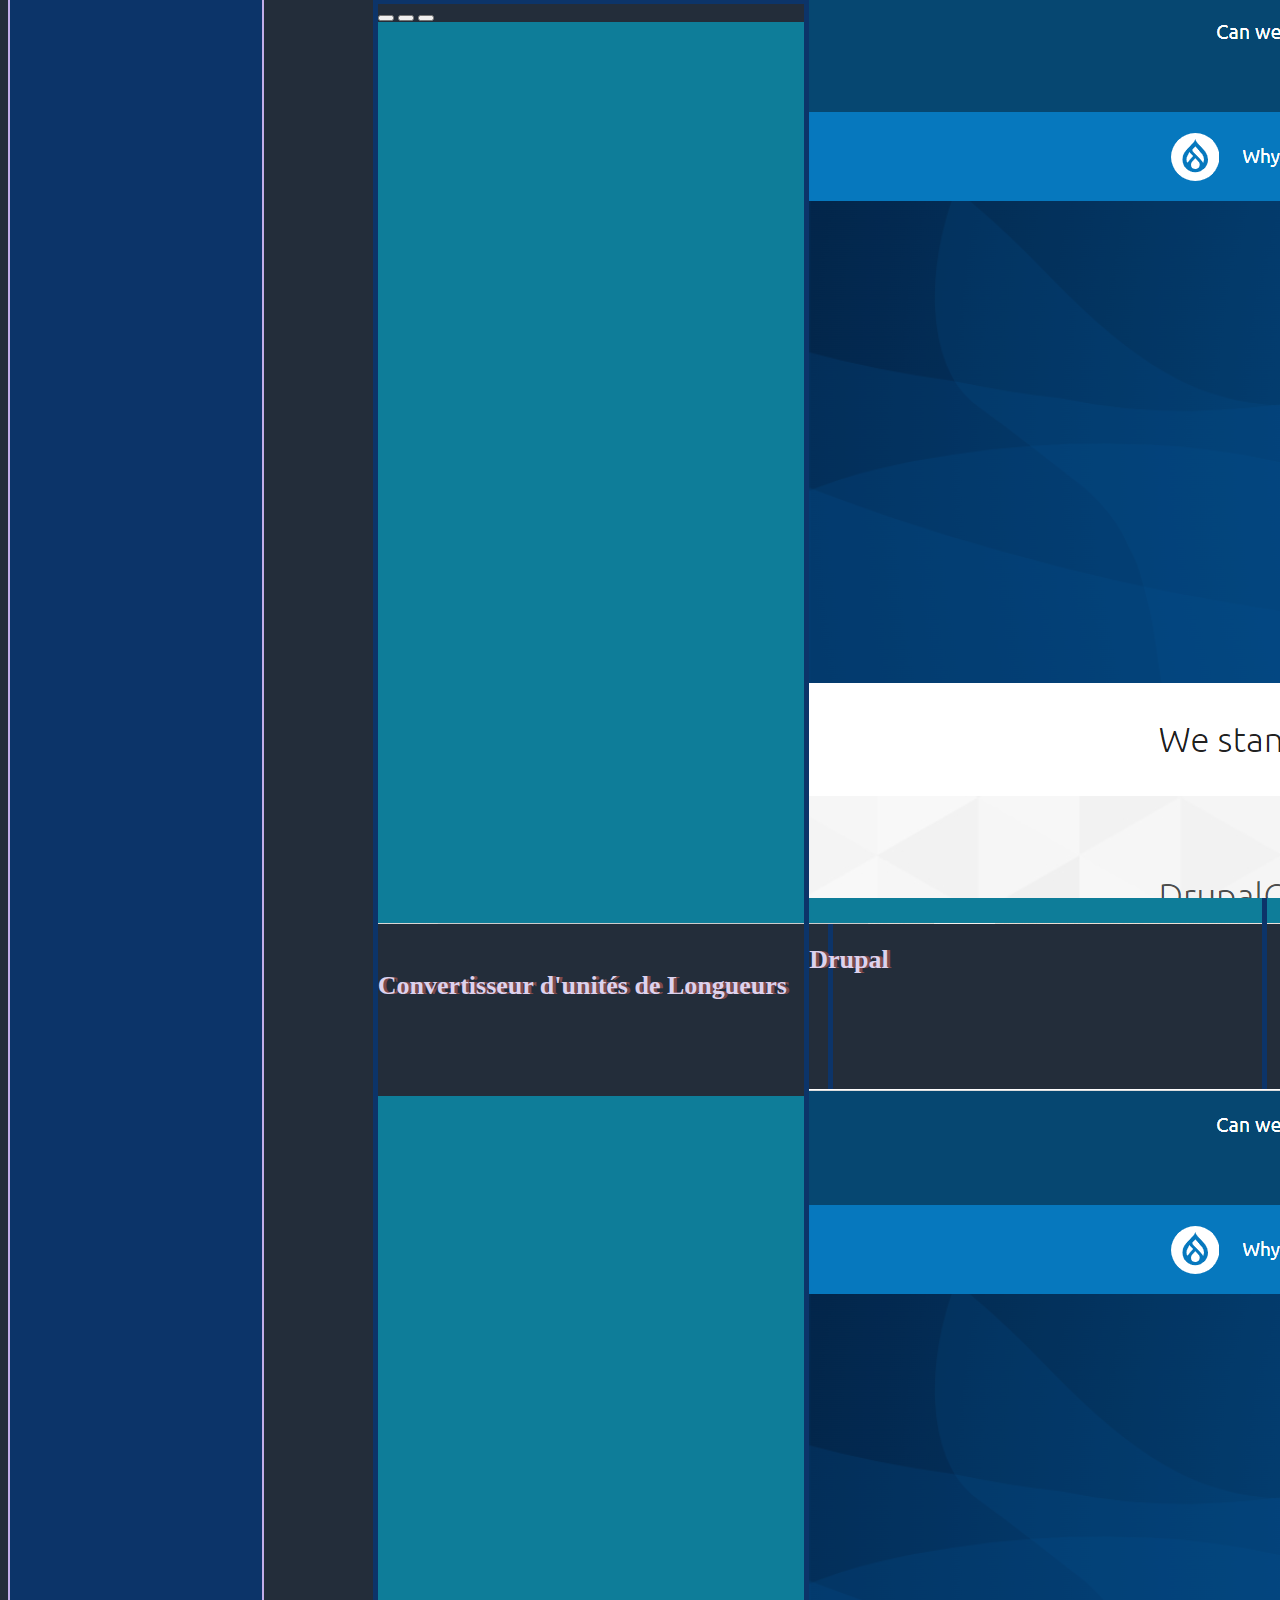
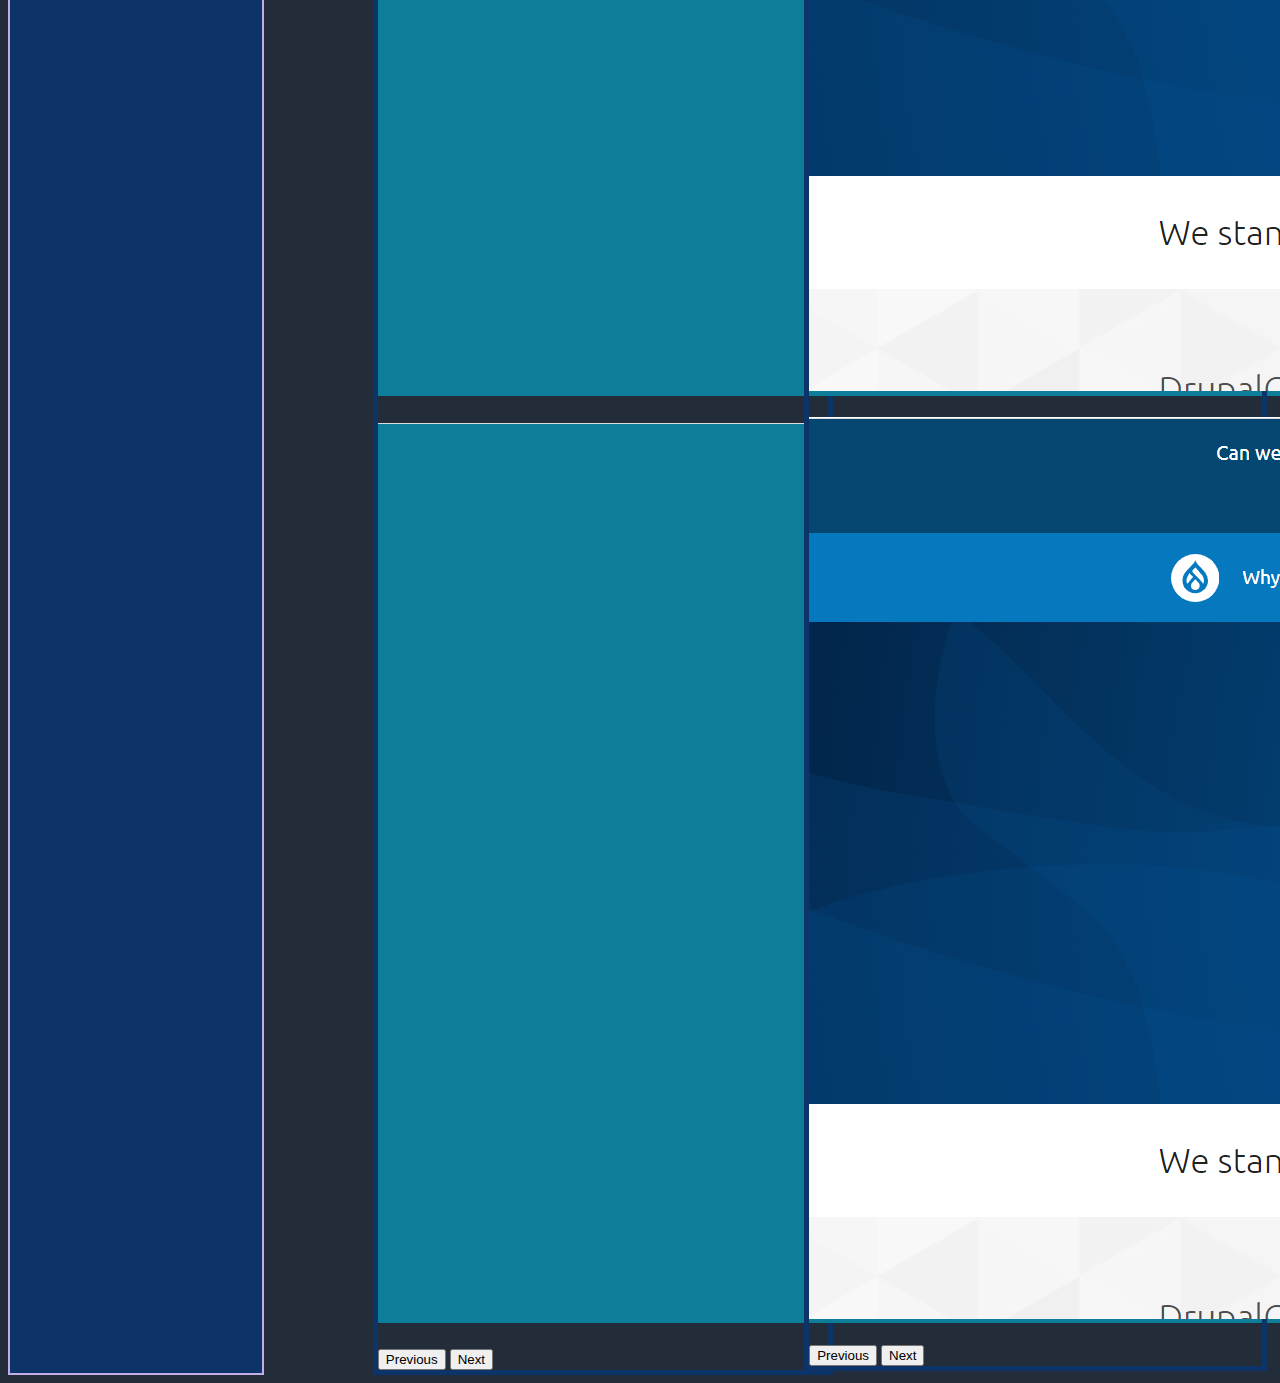
<file: projet.html>
<!DOCTYPE html>

<html>
    <head>
        <meta charset="utf-8">
        <title>Mes Projets</title>
        <link href="https://cdn.jsdelivr.net/npm/bootstrap@5.1.3/dist/css/bootstrap.min.css" rel="stylesheet" integrity="sha384-1BmE4kWBq78iYhFldvKuhfTAU6auU8tT94WrHftjDbrCEXSU1oBoqyl2QvZ6jIW3" crossorigin="anonymous">
        <link rel="stylesheet" href="https://maxcdn.bootstrapcdn.com/font-awesome/4.7.0/css/font-awesome.min.css">
        <link rel="stylesheet" href="social.css">
        <link rel="stylesheet" href="style.css">
    </head>
    <body>

    <section class="projets">
        <div class="marge">

            <img class="pp" src="img/pp.png" alt="Photo"/><br><br>
            <p class="pp"><a class="perso" href="perso.html">Sacha Beliot</a></p>

            <div class="trait"></div>
            <br>

            <p class="liste"><a href="index.html">Accueil</a></p>
            <p class="liste"><a href="competences.html">Compétences</a></p>
            <p class="liste"><a href="experiences.html">Experiences</a></p>
            <p class="liste"><a href="projet.html">Projets</a></p>
            <p class="liste"><a href="contact.html">Contact</a></p>
            


            <footer>

                <div class="container">
                    <div class="row">
                    <br/><br/>
                    <div class="col-md-12">  
                        <a href="https://gitlab.com/Sacha-Beliot" target="_blank" class="btn-social btn-github"><i class="fa fa-github-alt"></i></a>
                        <a href="https://www.instagram.com/77_urbex/" target="_blank" class="btn-social btn-instagram"><i class="fa fa-instagram"></i></a>
                        <a href="https://www.linkedin.com/in/sacha-beliot-7a35361b5/" target="_blank" class="btn-social btn-linkedin"><i class="fa fa-linkedin"></i></a>
                        <a href="https://www.youtube.com/channel/UC6OQq-OvaAlZH42bakPh7GQ" target="_blank" class="btn-social btn-youtube"><i class="fa fa-youtube"></i></a>
                    </div>
                </div>
                </div>
    
            </footer>
            <br><br><br>
        </div>

        

        <div class="right1">

            <p class="titre2">Projets</p>

            <div id="carouselExampleCaptions1" class="carousel slide" data-bs-ride="carousel">
                <div class="carousel-indicators">
                  <button type="button" data-bs-target="#carouselExampleCaptions1" data-bs-slide-to="0" class="active" aria-current="true" aria-label="Slide 1"></button>
                  <button type="button" data-bs-target="#carouselExampleCaptions1" data-bs-slide-to="1" aria-label="Slide 2"></button>
                  <button type="button" data-bs-target="#carouselExampleCaptions1" data-bs-slide-to="2" aria-label="Slide 3"></button>
                </div>
                <div class="carousel-inner">
                  <div class="carousel-item active">
                    <a href="img/projet1.1.png"><img src="img/projet1.1.png " class="d-block w-100" alt="..."></a>
                    <div class="carousel-caption d-none d-md-block">
                      <h5 class="carouseltitle1">Bibliothèque Web</h5>
                      <p> <br><br> </p>
                    </div>
                  </div>
                  <div class="carousel-item">
                    <img src="img/projet1.2.png" class="d-block w-100" alt="...">
                    <div class="carousel-caption d-none d-md-block">
                      <h5></h5>
                      <p></p>
                    </div>
                  </div>
                  <div class="carousel-item">
                    <img src="img/projet1.3.png" class="d-block w-100" alt="...">
                    <div class="carousel-caption d-none d-md-block">
                      <h5></h5>
                      <p></p>
                    </div>
                  </div>
                </div>
                <button class="carousel-control-prev" type="button" data-bs-target="#carouselExampleCaptions1" data-bs-slide="prev">
                  <span class="carousel-control-prev-icon" aria-hidden="true"></span>
                  <span class="visually-hidden">Previous</span>
                </button>
                <button class="carousel-control-next" type="button" data-bs-target="#carouselExampleCaptions1" data-bs-slide="next">
                  <span class="carousel-control-next-icon" aria-hidden="true"></span>
                  <span class="visually-hidden">Next</span>
                </button>
              </div>

              <br><br>

              <div id="carouselExampleCaptions2" class="carousel slide" data-bs-ride="carousel">
                <div class="carousel-indicators">
                  <button type="button" data-bs-target="#carouselExampleCaptions2" data-bs-slide-to="0" class="active" aria-current="true" aria-label="Slide 1"></button>
                  <button type="button" data-bs-target="#carouselExampleCaptions2" data-bs-slide-to="1" aria-label="Slide 2"></button>
                  <button type="button" data-bs-target="#carouselExampleCaptions2" data-bs-slide-to="2" aria-label="Slide 3"></button>
                </div>
                <div class="carousel-inner">
                  <div class="carousel-item active">
                    <img src="img/projet3.1.png" class="d-block w-100" alt="...">
                    <div class="carousel-caption d-none d-md-block">
                      <h5  class="carouseltitle1">Convertisseur d'unités de Longueurs</h5>
                      <p> <br><br> </p>
                    </div>
                  </div>
                  <div class="carousel-item">
                    <img src="img/projet3.2.png" class="d-block w-100" alt="...">
                    <div class="carousel-caption d-none d-md-block">
                      <h5></h5>
                      <p></p>
                    </div>
                  </div>
                  <div class="carousel-item">
                    <img src="img/projet3.3.png" class="d-block w-100" alt="...">
                    <div class="carousel-caption d-none d-md-block">
                      <h5></h5>
                      <p></p>
                    </div>
                  </div>
                </div>
                <button class="carousel-control-prev" type="button" data-bs-target="#carouselExampleCaptions2" data-bs-slide="prev">
                  <span class="carousel-control-prev-icon" aria-hidden="true"></span>
                  <span class="visually-hidden">Previous</span>
                </button>
                <button class="carousel-control-next" type="button" data-bs-target="#carouselExampleCaptions2" data-bs-slide="next">
                  <span class="carousel-control-next-icon" aria-hidden="true"></span>
                  <span class="visually-hidden">Next</span>
                </button>
              </div>

        </div>

        <div class="right2">

            <div id="carouselExampleDark3" class="carousel carousel-dark slide carou" data-bs-ride="carousel">
                <div class="carousel-indicators">
                  <button type="button" data-bs-target="#carouselExampleDark3" data-bs-slide-to="0" class="active" aria-current="true" aria-label="Slide 1"></button>
                  <button type="button" data-bs-target="#carouselExampleDark3" data-bs-slide-to="1" aria-label="Slide 2"></button>
                  <button type="button" data-bs-target="#carouselExampleDark3" data-bs-slide-to="2" aria-label="Slide 3"></button>
                </div>
                <div class="carousel-inner">
                  <div class="carousel-item active">
                    <img src="img/projet2.1.png" class="d-block w-100" alt="...">
                    <div class="carousel-caption d-none d-md-block">
                      <h5 class="carouseltitle2">Base de donées d'une Librairie</h5>
                      <p> <br><br> </p>
                    </div>
                  </div>
                  <div class="carousel-item">
                    <img src="img/projet2.2.png" class="d-block w-100" alt="...">
                    <div class="carousel-caption d-none d-md-block">
                      <h5></h5>
                      <p></p>
                    </div>
                  </div>
                  <div class="carousel-item">
                    <img src="img/projet2.3.png" class="d-block w-100" alt="...">
                    <div class="carousel-caption d-none d-md-block">
                      <h5></h5>
                      <p></p>
                    </div>
                  </div>
                </div>
                <button class="carousel-control-prev" type="button" data-bs-target="#carouselExampleDark3" data-bs-slide="prev">
                  <span class="carousel-control-prev-icon" aria-hidden="true"></span>
                  <span class="visually-hidden">Previous</span>
                </button>
                <button class="carousel-control-next" type="button" data-bs-target="#carouselExampleDark3" data-bs-slide="next">
                  <span class="carousel-control-next-icon" aria-hidden="true"></span>
                  <span class="visually-hidden">Next</span>
                </button>
              </div>

              <br><br>

              <div id="carouselExampleDark4" class="carousel carousel-dark slide carou carouh" data-bs-ride="carousel">
                <div class="carousel-indicators">
                  <button type="button" data-bs-target="#carouselExampleDark4" data-bs-slide-to="0" class="active" aria-current="true" aria-label="Slide 1"></button>
                  <button type="button" data-bs-target="#carouselExampleDark4" data-bs-slide-to="1" aria-label="Slide 2"></button>
                  <button type="button" data-bs-target="#carouselExampleDark4" data-bs-slide-to="2" aria-label="Slide 3"></button>
                </div>
                <div class="carousel-inner">
                  <div class="carousel-item active">
                    <img src="img/projet4.0.png" class="d-block w-100" alt="...">
                    <div class="carousel-caption d-none d-md-block">
                      <h5 class="carouseltitle1">Drupal</h5>
                      <p> <br><br><br> </p>
                    </div>
                  </div>
                  <div class="carousel-item">
                    <img src="img/projet4.0.png" class="d-block w-100" alt="...">
                    <div class="carousel-caption d-none d-md-block">
                      <h5></h5>
                      <p></p>
                    </div>
                  </div>
                  <div class="carousel-item">
                    <img src="img/projet4.0.png" class="d-block w-100" alt="...">
                    <div class="carousel-caption d-none d-md-block">
                      <h5></h5>
                      <p></p>
                    </div>
                  </div>
                </div>
                <button class="carousel-control-prev" type="button" data-bs-target="#carouselExampleDark4" data-bs-slide="prev">
                  <span class="carousel-control-prev-icon" aria-hidden="true"></span>
                  <span class="visually-hidden">Previous</span>
                </button>
                <button class="carousel-control-next" type="button" data-bs-target="#carouselExampleDark4" data-bs-slide="next">
                  <span class="carousel-control-next-icon" aria-hidden="true"></span>
                  <span class="visually-hidden">Next</span>
                </button>
              </div>
            
        </div>

    </section>
    
    <script src="https://cdn.jsdelivr.net/npm/bootstrap@5.1.3/dist/js/bootstrap.bundle.min.js" integrity="sha384-ka7Sk0Gln4gmtz2MlQnikT1wXgYsOg+OMhuP+IlRH9sENBO0LRn5q+8nbTov4+1p" crossorigin="anonymous"></script>

</body>
</html>
</file>
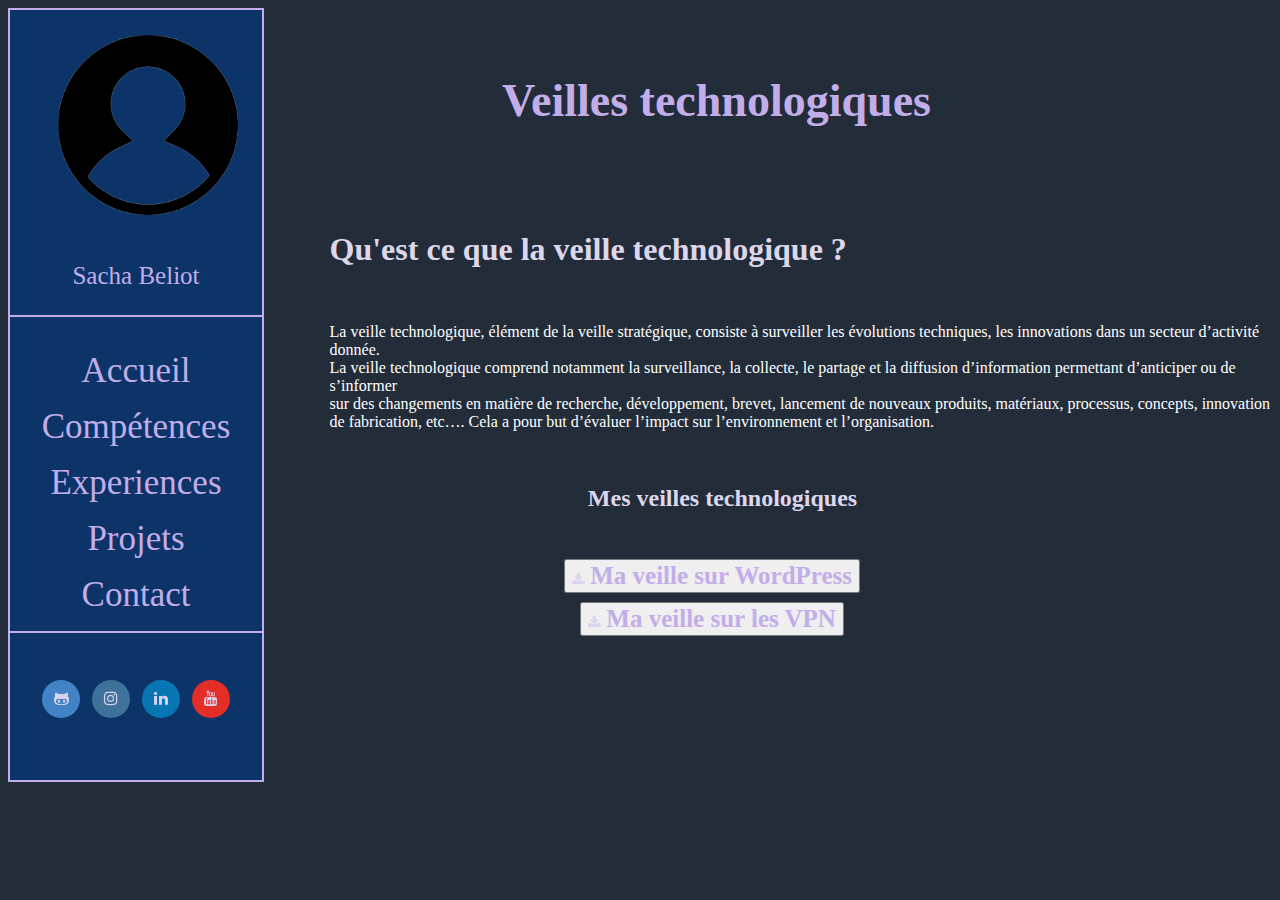
<file: veilles.html>
<!DOCTYPE html>

<html>
    <head>
        <meta charset="utf-8">
        <title>Veilles technologiques</title>
        <link href="https://cdn.jsdelivr.net/npm/bootstrap@5.1.3/dist/css/bootstrap.min.css" rel="stylesheet" integrity="sha384-1BmE4kWBq78iYhFldvKuhfTAU6auU8tT94WrHftjDbrCEXSU1oBoqyl2QvZ6jIW3" crossorigin="anonymous">
        <link rel="stylesheet" href="https://maxcdn.bootstrapcdn.com/font-awesome/4.7.0/css/font-awesome.min.css">
        <link rel="stylesheet" href="social.css">
        <link rel="stylesheet" href="style.css">
    </head>
    <body>

    <section>
        <div class="marge">

            <img class="pp" src="img/pp.png" alt="Photo"/><br><br>
            <p class="pp"><a class="perso" href="perso.html">Sacha Beliot</a></p>

            <div class="trait"></div>
            <br>

            <p class="liste"><a href="index.html">Accueil</a></p>
            <p class="liste"><a href="competences.html">Compétences</a></p>
            <p class="liste"><a href="experiences.html">Experiences</a></p>
            <p class="liste"><a href="projet.html">Projets</a></p>
            <p class="liste"><a href="contact.html">Contact</a></p>
            


            <footer>

                <div class="container">
                    <div class="row">
                    <br/><br/>
                    <div class="col-md-12">  
                        <a href="https://gitlab.com/Sacha-Beliot" target="_blank" class="btn-social btn-github"><i class="fa fa-github-alt"></i></a>
                        <a href="https://www.instagram.com/77_urbex/" target="_blank" class="btn-social btn-instagram"><i class="fa fa-instagram"></i></a>
                        <a href="https://www.linkedin.com/in/sacha-beliot-7a35361b5/" target="_blank" class="btn-social btn-linkedin"><i class="fa fa-linkedin"></i></a>
                        <a href="https://www.youtube.com/channel/UC6OQq-OvaAlZH42bakPh7GQ" target="_blank" class="btn-social btn-youtube"><i class="fa fa-youtube"></i></a>
                    </div>
                </div>
                </div>
    
            </footer>
            <br><br><br>
        </div>

        

        <div class="right">

            <div class="btssio">

                <p class="titre1">Veilles technologiques</p><br><br>

                <h1 class="h1btssio">Qu'est ce que la veille technologique ?</h1><br>

               <p>La veille technologique, élément de la veille stratégique, consiste à surveiller les évolutions techniques, les innovations dans un secteur d’activité donnée.<br> La veille technologique comprend notamment la surveillance, la collecte, le partage et la diffusion d’information permettant d’anticiper ou de s’informer<br> sur des changements en matière de recherche, développement, brevet, lancement de nouveaux produits, matériaux, processus, concepts, innovation de fabrication, etc…. Cela a pour but d’évaluer l’impact sur l’environnement et l’organisation.</p>

               <br><h2 class="veilles">Mes veilles technologiques</h2><br>

            </div>

            <div class="by">
                <a href="img/WordPressPDF.pdf" download>
                <button class="btn"><i class="fa fa-download"></i><span class="by"> Ma veille sur WordPress</span></button>
                </a>
            </div>

            <div class="by">
                <a href="img/VPNpdf.pdf" download>
                <button class="btn"><i class="fa fa-download"></i><span class="by"> Ma veille sur les VPN</span></button>
                </a>
            </div>

        </div>

    </section>
    
    <script src="https://cdn.jsdelivr.net/npm/bootstrap@5.1.3/dist/js/bootstrap.bundle.min.js" integrity="sha384-ka7Sk0Gln4gmtz2MlQnikT1wXgYsOg+OMhuP+IlRH9sENBO0LRn5q+8nbTov4+1p" crossorigin="anonymous"></script>

</body>
</html>
</file>
<file: social.css>
/* CSS Réseaux Sociaux */ 


div.container
{
    margin-top: 1%;
    text-align: center;
}

a.btn-social,
.btn-social
{
    border-radius: 50%;
    color: #ffffff !important;
    display: inline-block;
    height: 38px;
    line-height: 38px;
    margin: 8px 4px;
    text-align: center;
    text-decoration: none;
    transition: background-color .3s;
    -webkit-transition: background-color .3s;
    width: 38px;
}

.btn-social .fa,.btn-social i
{
    backface-visibility: hidden;
    -moz-backface-visibility: hidden;
    -ms-transform: scale(1);
    -o-transform: scale(1);
    transform: scale(1);
    transition: all .25s;
    -webkit-backface-visibility: hidden;
    -webkit-transform: scale(1);
    -webkit-transition: all .25s;
}
.btn-social:hover,.btn-social:focus
{
    color: #fff;
    outline: none;
    text-decoration: none;
}
.btn-social:hover .fa,.btn-social:focus .fa,.btn-social:hover i,.btn-social:focus i
{
    -ms-transform: scale(1.3);
    -o-transform: scale(1.3);
    transform: scale(1.3);
    -webkit-transform: scale(1.3);
}
.btn-social.btn-xs
{
    font-size: 9px;
    height: 24px;
    line-height: 13px;
    margin: 6px 2px;
    width: 24px;
}
.btn-social.btn-sm
{
    font-size: 13px;
    height: 36px;
    line-height: 18px;
    margin: 6px 2px;
    width: 36px;
}
.btn-social.btn-lg
{
    font-size: 22px;
    height: 72px;
    line-height: 40px;
    margin: 10px 6px;
    width: 72px;
}

.btn-behance
{
    background-color: #1769ff;
}
.btn-behance:hover
{
    background-color: #4a8aff;
}
.btn-bitbucket
{
    background-color: #205081;
}
.btn-bitbucket:hover
{
    background-color: #2a69aa;
}
.btn-codepen
{
    background-color: #76daff;
}
.btn-codepen:hover
{
    background-color: #a9e8ff;
}
.btn-deviantart
{
    background-color: #4e6252;
}
.btn-deviantart:hover
{
    background-color: #657e6a;
}
.btn-digg
{
    background-color: #000;
}
.btn-digg:hover
{
    background-color: #1a1a1a;
}
.btn-dribbble
{
    background-color: #ea4c89;
}
.btn-dribbble:hover
{
    background-color: #ef7aa7;
}
.btn-dropbox
{
    background-color: #007ee5;
}
.btn-dropbox:hover
{
    background-color: #1998ff;
}
.btn-facebook
{
    background-color: #3b5998;
}
.btn-facebook:hover
{
    background-color: #4c70ba;
}
.btn-flickr
{
    background-color: #0063dc;
}
.btn-flickr:hover
{
    background-color: #107cff;
}
.btn-foursquare
{
    background-color: #ef4b78;
}
.btn-foursquare:hover
{
    background-color: #f37a9b;
}
.btn-github
{
    background-color: #4183c4;
}
.btn-github:hover
{
    background-color: #689cd0;
}
.btn-google-plus
{
    background-color: #dd4b39;
}
.btn-google-plus:hover
{
    background-color: #e47365;
}
.btn-instagram
{
    background-color: #3f729b;
}
.btn-instagram:hover
{
    background-color: #548cb9;
}
.btn-jsfiddle
{
    background-color: #4679bd;
}
.btn-jsfiddle:hover
{
    background-color: #6c94ca;
}
.btn-lastfm
{
    background-color: #e31b23;
}
.btn-lastfm:hover
{
    background-color: #e9484e;
}
.btn-linkedin
{
    background-color: #0976b4;
}
.btn-linkedin:hover
{
    background-color: #0b96e5;
}
.btn-paypal
{
    background-color: #253b80;
}
.btn-paypal:hover
{
    background-color: #304da8;
}
.btn-pinterest
{
    background-color: #cc2127;
}
.btn-pinterest:hover
{
    background-color: #e04046;
}
.btn-reddit
{
    background-color: #ff4500;
}
.btn-reddit:hover
{
    background-color: #ff6a33;
}
.btn-skype
{
    background-color: #00aff0;
}
.btn-skype:hover
{
    background-color: #24c4ff;
}
.btn-soundcloud
{
    background-color: #f80;
}
.btn-soundcloud:hover
{
    background-color: #ffa033;
}
.btn-stack-overflow
{
    background-color: #fe7a15;
}
.btn-stack-overflow:hover
{
    background-color: #fe9748;
}
.btn-steam
{
    background-color: #7da10e;
}
.btn-steam:hover
{
    background-color: #a1d012;
}
.btn-stumbleupon
{
    background-color: #eb4924;
}
.btn-stumbleupon:hover
{
    background-color: #ef7053;
}
.btn-trello
{
    background-color: #256a92;
}
.btn-trello:hover
{
    background-color: #2f88bb;
}
.btn-tumblr
{
    background-color: #35465c;
}
.btn-tumblr:hover
{
    background-color: #485f7c;
}
.btn-twitch
{
    background-color: #6441a5;
}
.btn-twitch:hover
{
    background-color: #7e5bbe;
}
.btn-twitter
{
    background-color: #55acee;
}
.btn-twitter:hover
{
    background-color: #83c3f3;
}
.btn-vimeo
{
    background-color: #1ab7ea;
}
.btn-vimeo:hover
{
    background-color: #49c6ee;
}
.btn-vine
{
    background-color: #00b488;
}
.btn-vine:hover
{
    background-color: #00e7af;
}
.btn-vk
{
    background-color: #45668e;
}
.btn-vk:hover
{
    background-color: #587fae;
}
.btn-wechat
{
    background-color: #98d11c;
}
.btn-wechat:hover
{
    background-color: #afe53b;
}
.btn-wordpress
{
    background-color: #21759b;
}
.btn-wordpress:hover
{
    background-color: #2a95c5;
}
.btn-xing
{
    background-color: #026466;
}
.btn-xing:hover
{
    background-color: #039598;
}
.btn-yahoo
{
    background-color: #400191;
}
.btn-yahoo:hover
{
    background-color: #5601c4;
}
.btn-yelp
{
    background-color: #af0606;
}
.btn-yelp:hover
{
    background-color: #e00808;
}
.btn-youtube
{
    background-color: #e52d27;
}
.btn-youtube:hover
{
    background-color: #ea5955;
}
.btn-email
{
    background-color: #44c456;
}
.btn-email:hover
{
    background-color: #6bd079;
}
</file>
<file: style.css>
body
{
    width: 100%;
    background-color: #232d3a;
    background-attachment: fixed;
    background-repeat: repeat;
    background-size: cover;
}



section
{ 
    display: grid;
    grid-template-columns: 1fr 4fr;
}



/* Partie gauche */



div.marge
{
    border: 2px solid;
    border-color: rgb(194, 173, 233);
    background: #0c3469;
}



img.pp
{
    width: 180px;
    margin-top: 10%;
    margin-left: 19%;
}

p.pp
{
    color:rgb(194, 173, 233); 
    font-family: Consolas;
    font-size: 25px;
    text-align: center;
}

a.perso
{
    text-decoration: none;
    color:rgb(194, 173, 233); 
}

div.trait
{
    border: 2px solid;
    border-color: rgb(194, 173, 233);
    border-bottom-style: none;
    border-right-style: none;
    border-left-style: none;
}



p.liste
{
    font-family: Consolas;
    text-align: center;
}

p.liste a
{  
    color: rgb(194, 173, 233); 
    background-color: #0c3469;
    text-decoration: none;  
    font-size: 35px;
}

p.liste:hover a
{
    color: #0c3469;
    border: 35px solid #0c3469;
    background-color: rgb(194, 173, 233);
    transition: 1s all;
}



footer
{
    border: 2px solid;
    border-color: rgb(194, 173, 233);
    border-bottom-style: none;
    border-right-style: none;
    border-left-style: none;
}



/* Partie droite */



div.right
{
    display: flex;
    flex-direction: column;
    margin-left: 10%;
}



p.titre
{
    color: rgb(194, 173, 233);
    margin-top: 5%;
    margin-left: 27%;
    font-family: Consolas;
    font-weight: bold;
    font-size: 46px;
}



/* Page Index/Accueil */



p.accueil1
{
    color: rgb(194, 173, 233);
    margin-top: 20%;
    margin-left: -20%;
    font-family: Consolas;
    font-weight: bold;
    font-size: 36px;
    text-align: center;
}

span.identite
{
    color: #125ab8;
}

p.accueil2
{
    color: rgb(83, 81, 85);
    margin-left: -20%;
    font-family: Consolas;
    font-size: 31px;
    text-align: center;
}



div.cv
{
    margin-left: 28.5%;
    margin-top: 10%;
}

i.fa
{ 
    color: rgb(220, 210, 238);
}

span.cv
{
    color: rgb(194, 173, 233);
    font-family: Consolas;
    font-weight: bold;
    font-size: 20px;
}




/* Page Perso */




div.sy
{
    margin-left: 21%;
    margin-top: 4%;
}

i.fa
{ 
    color: rgb(220, 210, 238);
}

span.sy
{
    color: rgb(194, 173, 233);
    font-family: Consolas;
    font-weight: bold;
    font-size: 20px;
}

p.perso
{
    color: #1f5294;
    font-family: Consolas;
    font-weight: bold;
    font-size: 36px;
}


/* Page Apprentissage */




p.apprentissage
{
    font-family: Consolas;
    text-align: center;
    margin-top: 3%;
    font-weight: bold;
    margin-left: -20%;
}

p.apprentissage a
{  
    color: #0c3469; 
    background-color: #232d3a;
    text-decoration: none;  
    font-size: 35px;
}

p.apprentissage:hover a
{
    color: #232d3a;
    border: 35px solid #232d3a;
    background-color: #0c3469;
    transition: 1s all;
}

p.accueil3
{
    color: rgb(194, 173, 233);
    margin-top: 5%;
    margin-left: -20%;
    font-family: Consolas;
    font-weight: bold;
    font-size: 36px;
    text-align: center;
}

iframe{
    margin-left: 13%;
}



/* Page Compétences */



div.bar
{
    margin-top: 4%;
}

.progress
{
    margin-left: 10%;
    margin-right: 25%;
    margin-bottom: 3%;
    font-family: Consolas;
    font-size: 20px;
    background-color: rgb(220, 210, 238);
}

.progress-bar
{
    background-color: #0c3469;
    color: rgb(220, 210, 238);
    font-weight: bold;
}

p.code
{
    color: rgb(220, 210, 238);   
    margin-left: 4%;
    font-family: Consolas;
    font-size: 25px;
    font-weight: bold;
}



/* Page Experiences */



img.imgkamitec
{
    width: 130px;
    margin-top: 5%;
    margin-left: 2%;
}

img.imgstudiogd
{
    width: 340px;
    margin-top: 12%;
    margin-left: 2%;
}

img.imgcartekamitec
{
    width: 450px;
    margin-top: 3%;
    border: 5px solid;
    border-color: #0c3469;
}

img.imgcartestudiogd
{
    width: 450px;
    margin-top: 3%;
    border: 5px solid;
    border-color: #0c3469;
}

div.xpright1
{
    display: flex;
    flex-direction: column;
}

div.xpright2
{
    display: flex;
    flex-direction: column;
}

p.pkamitec
{
    color: #0c3469;
    font-family: Consolas;
    font-size: 26px;
    margin-top: -90%;
    margin-left: 18%;
    margin-right: 4%;
    background-color: rgb(222, 215, 236);
}

p.pstudiogd
{
    color: #0c3469;
    font-family: Consolas;
    font-size: 26px;
    margin-top: 16%;
    margin-left: 38%;
    margin-right: 4%;
    background-color: rgb(222, 215, 236);
}

p.detailkamitec
{
    color: #0c3469;
    font-family: Consolas;
    font-size: 26px;
    margin-top: 8%;
    margin-left: 45%;
    margin-right: 4%;
    background-color: rgb(222, 215, 236);
}

p.detailstudiogd
{
    color: #0c3469;
    font-family: Consolas;
    font-size: 26px;
    margin-top: 4%;
    margin-left: 45%;
    margin-right: 4%;
    background-color: rgb(222, 215, 236); 
}



/* Page Projets */



p.titre2
{
    color: rgb(194, 173, 233);
    margin-top: 12%;
    margin-left: 76%;
    font-family: Consolas;
    font-weight: bold;
    font-size: 46px;
}

section.projets
{ 
    display: grid;
    grid-template-columns: 2fr 4fr 4fr;
}

div.right1
{
    display: flex;
    flex-direction: column;
    margin-left: 25%;
}

div.right2
{
    margin-top: 22.2%;
    margin-left: 10%;
    display: flex;
    flex-direction: column;
}

.carousel
{
    margin-top: 5%;
    margin-left: -5%;
    margin-right: 5%;
    width: 450px;
    border: 5px solid;
    border-color: #0c3469;
}

.carou
{
    width: 453px;
}

.carouh
{
    margin-top: 3.7%;
}

h5.carouseltitle1
{
    color: rgb(220, 210, 238); 
    font-family: Consolas;
    text-shadow: 3px 0 0 rgb(126, 74, 74);
    font-weight: bold;
    font-size: 26px;
}

h5.carouseltitle2
{
    color: rgb(178, 147, 236); 
    font-family: Consolas;
    text-shadow: 3px 0 0 rgb(126, 74, 74);
    font-weight: bold;
    font-size: 26px;
}



/* Page Projets */



div.contactemot1
{
    margin-top: 9%;
    font-size: 40px;
    font-family: Consolas;
    color: rgb(178, 147, 236);
    margin-left: -3%;
}

div.contactemot2
{
    margin-top: 7%;
    font-size: 40px;
    margin-left: -3%;
}

span.spancontactmot2
{
    font-family: Consolas;
    color: rgb(178, 147, 236); 
}

div.contactemot3
{
    margin-top: 7%;
    font-size: 40px;
    font-family: Consolas;
    color: rgb(178, 147, 236); 
    margin-left: -3%;
}


/* Page Perso */


div.btssio
{
    color:white;
    margin-left: -4%;
    margin-top: 2%;
}

h1.h1btssio
{
    color: rgb(222, 215, 236)
}


/* Page Veilles */


div.by
{
    margin-left: 21%;
    margin-top: 1%;
    text-align: center;
    margin-left: -25%;
}

i.fa
{ 
    color: rgb(220, 210, 238);
}

span.by
{
    color: rgb(194, 173, 233);
    font-family: Consolas;
    font-weight: bold;
    font-size: 25px;
}

p.titre1
{
    color: rgb(194, 173, 233);
    margin-top: 5%;
    margin-left: 18%;
    font-family: Consolas;
    font-weight: bold;
    font-size: 46px;
}

h2.veilles
{
    color: rgb(222, 215, 236);
    text-align: center;
    margin-left: -18%;
}
</file>
